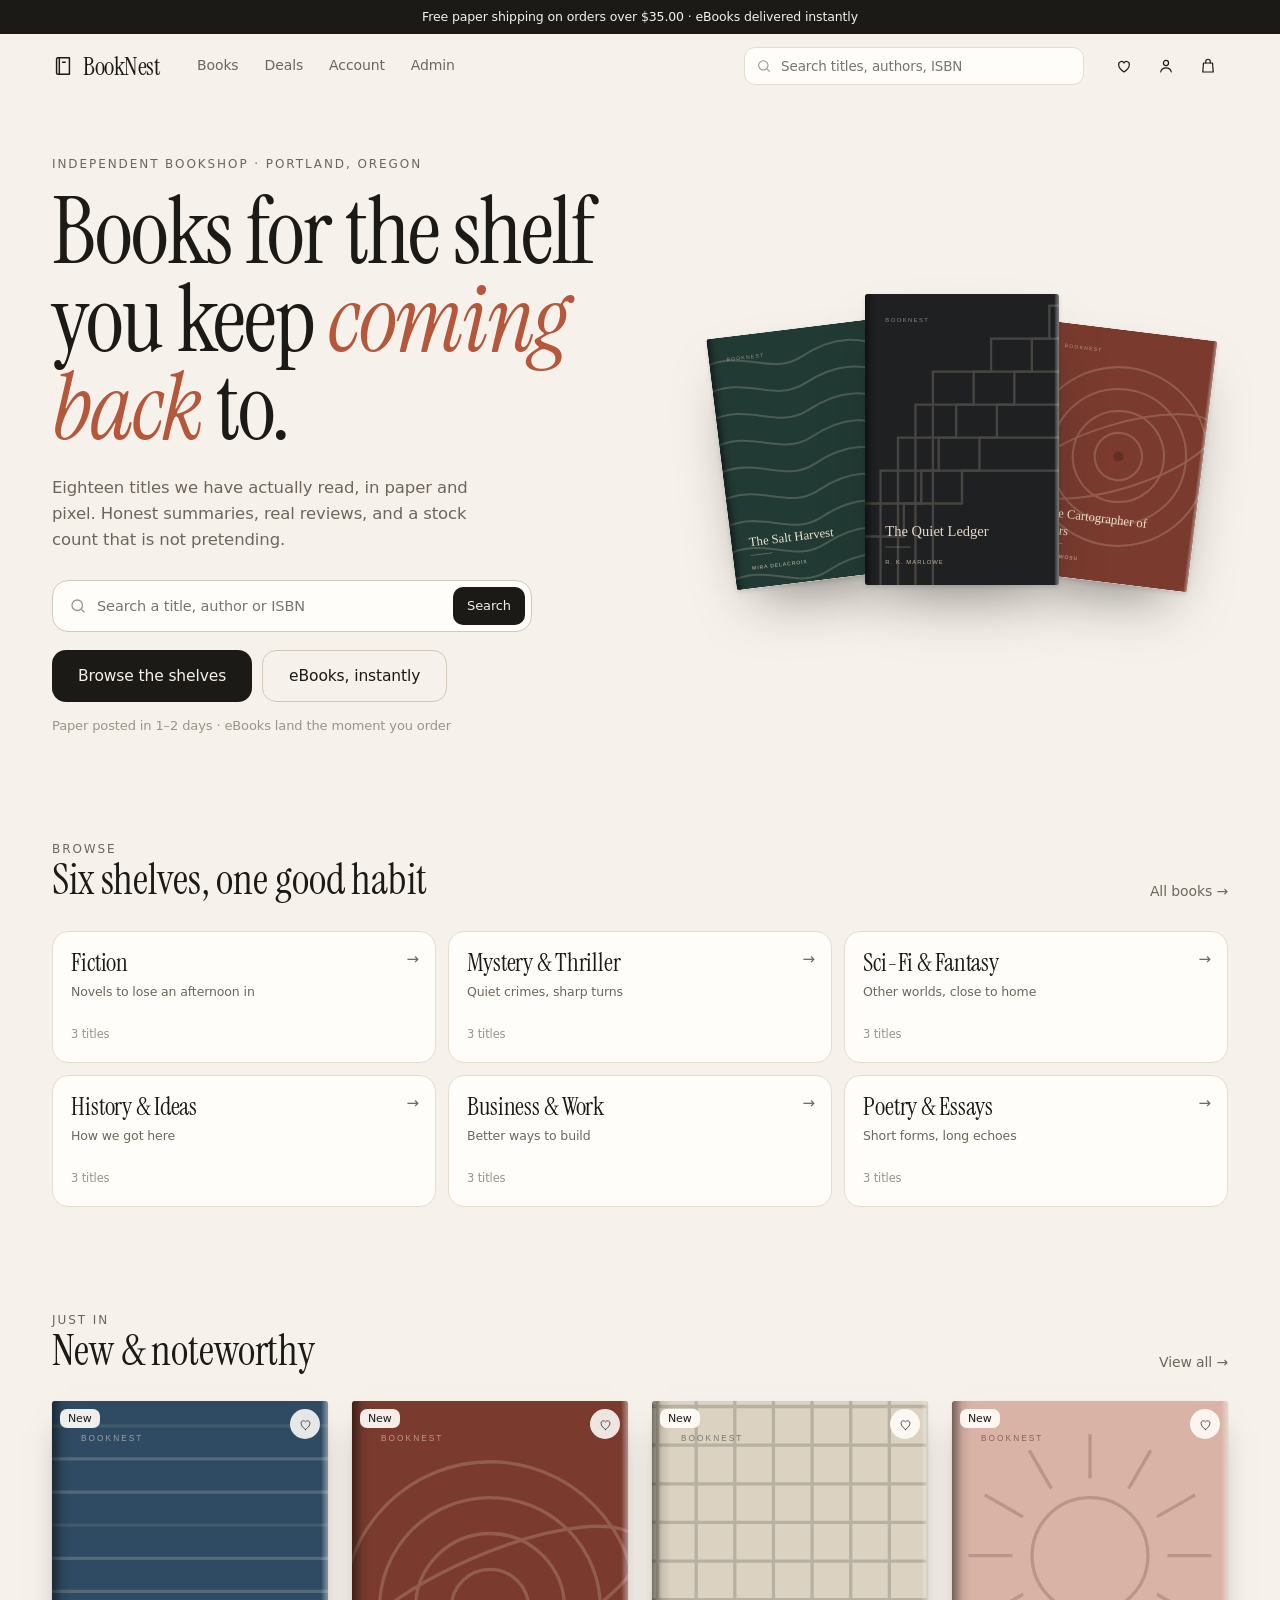
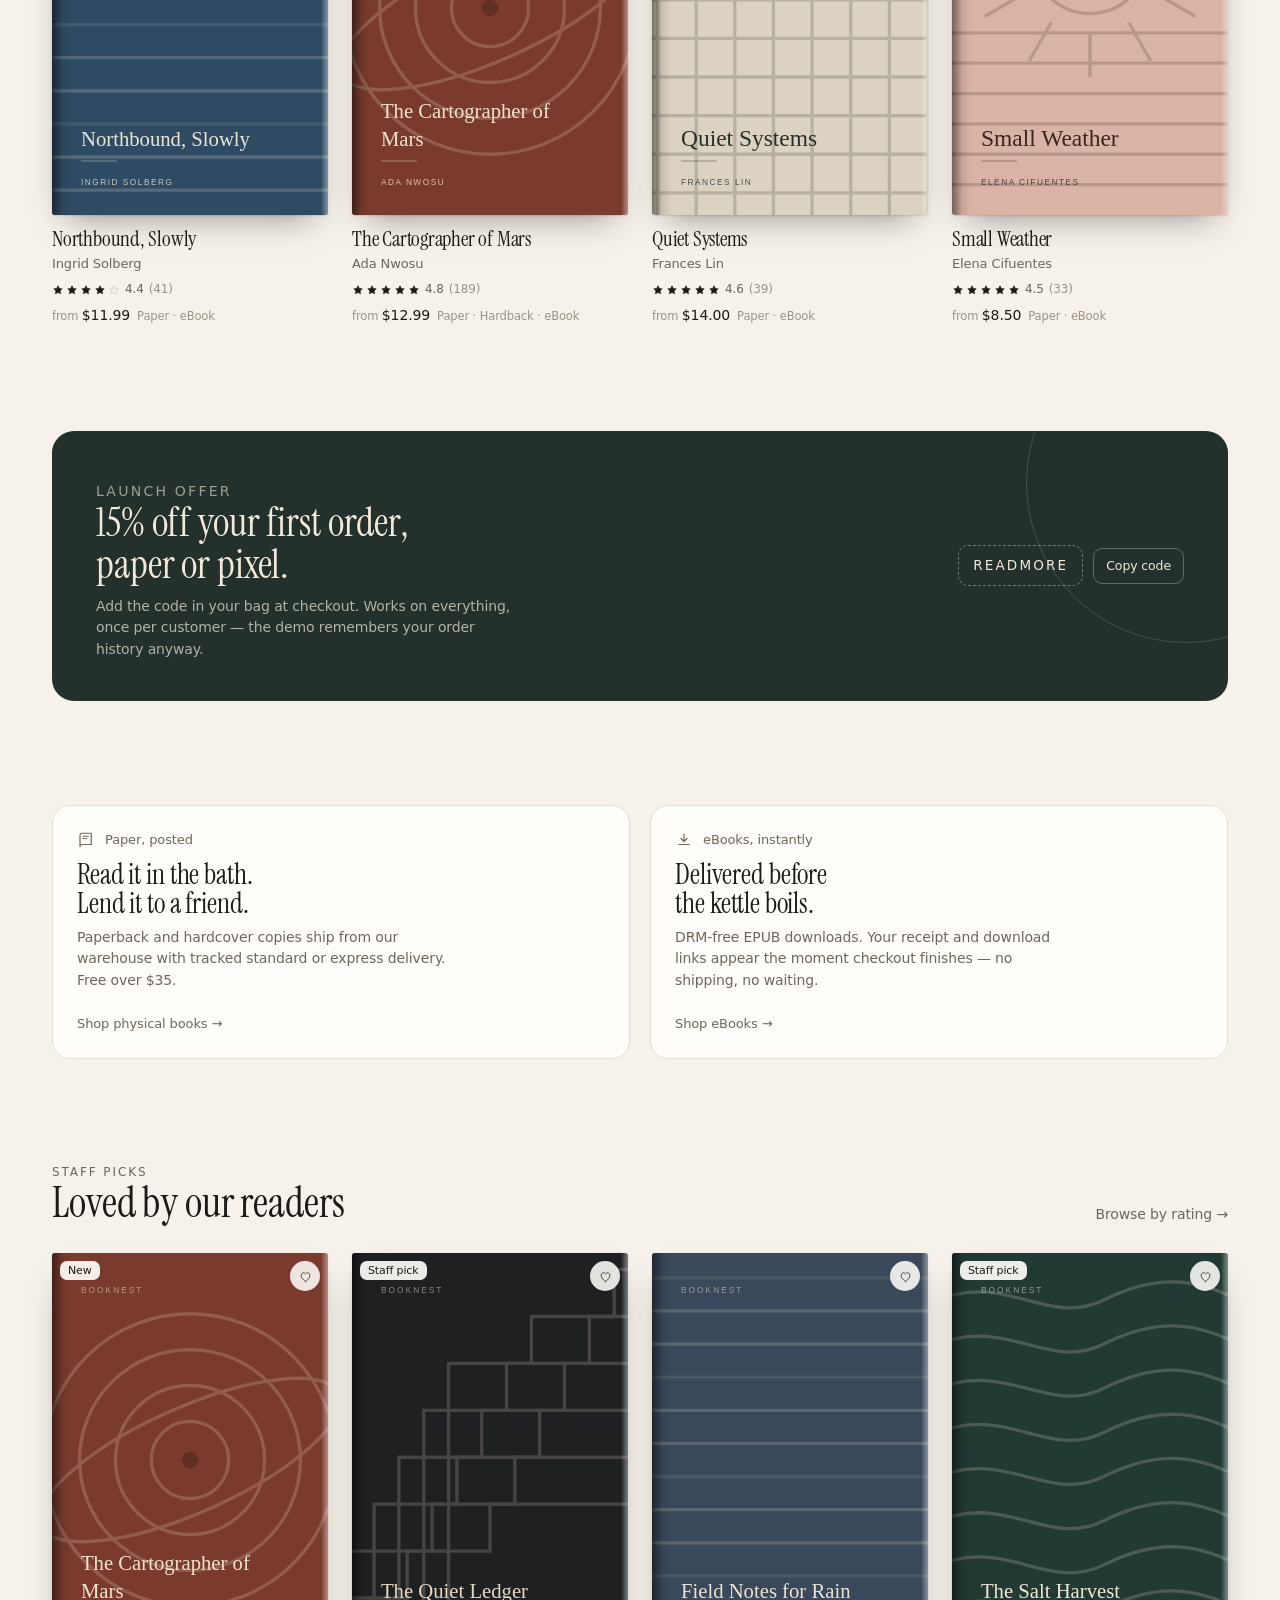
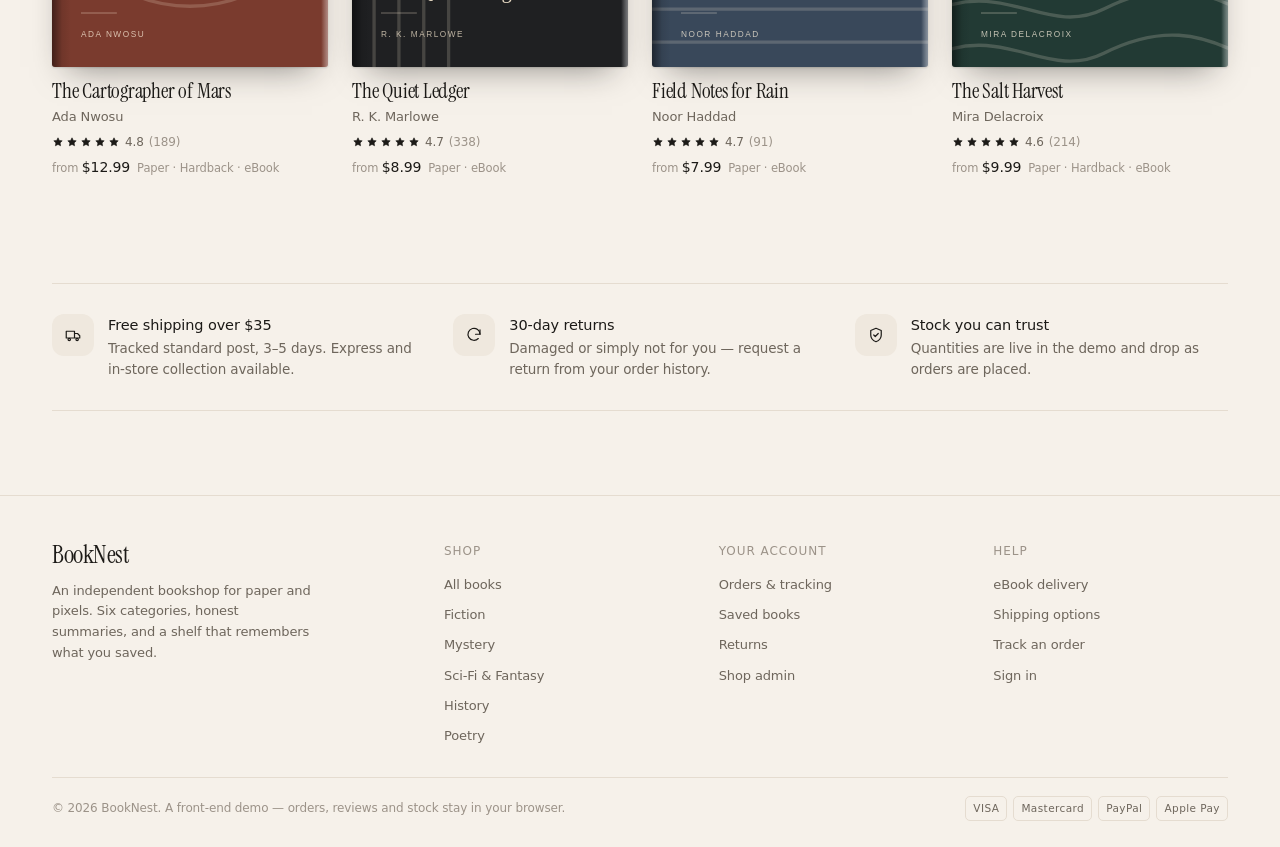
<file: index.html>
<!doctype html>
<html lang="en">
  <head>
    <meta charset="UTF-8" />
    <meta name="viewport" content="width=device-width, initial-scale=1" />
    <meta name="color-scheme" content="light" />
    <meta name="theme-color" content="#f6f1ea" />
    <title>BookNest — an independent bookshop</title>
    <meta name="description" content="BookNest is a small bookshop for paper and pixels: eighteen hand-picked titles, honest summaries, real reviews and instant eBooks." />
    <link rel="icon" href="data:image/svg+xml,%3Csvg xmlns='http://www.w3.org/2000/svg' viewBox='0 0 32 32'%3E%3Crect width='32' height='32' rx='7' fill='%231c1a17'/%3E%3Cpath d='M9 8h9a3 3 0 0 1 3 3v13H12a3 3 0 0 1-3-3z' fill='none' stroke='%23f6f1ea' stroke-width='1.6'/%3E%3Cpath d='M13 12h5M13 16h4' stroke='%23f6f1ea' stroke-width='1.4'/%3E%3C/svg%3E" />
    <link rel="stylesheet" href="src/styles.css" />
  </head>
  <body>
    <div id="site-header"></div>

    <main>
      <section class="hero">
        <div class="container hero-grid">
          <div>
            <p class="eyebrow">Independent bookshop · Portland, Oregon</p>
            <h1>Books for the shelf you keep <em class="serif-italic">coming back</em> to.</h1>
            <p class="lede">
              Eighteen titles we have actually read, in paper and pixel. Honest summaries, real reviews, and a stock count
              that is not pretending.
            </p>
            <form class="hero-search" action="books.html" role="search">
              <svg viewBox="0 0 24 24" fill="none" stroke="currentColor" stroke-width="1.7" stroke-linecap="round" aria-hidden="true">
                <circle cx="11" cy="11" r="7" /><path d="m20 20-3.2-3.2" />
              </svg>
              <input type="search" name="q" placeholder="Search a title, author or ISBN" aria-label="Search books" />
              <button class="btn btn--sm" type="submit" style="height:38px">Search</button>
            </form>
            <div class="hero-actions">
              <a class="btn btn--lg" href="books.html">Browse the shelves</a>
              <a class="btn btn--secondary btn--lg" href="books.html?format=ebook">eBooks, instantly</a>
            </div>
            <p class="small faint" style="margin-top:14px">Paper posted in 1–2 days · eBooks land the moment you order</p>
          </div>
          <div class="hero-covers" id="hero-covers" aria-label="Featured books"></div>
        </div>
      </section>

      <section class="section">
        <div class="container">
          <div class="section-head">
            <div>
              <p class="eyebrow">Browse</p>
              <h2>Six shelves, one good habit</h2>
            </div>
            <a class="section-link" href="books.html">All books →</a>
          </div>
          <div class="cat-grid" id="cat-grid"></div>
        </div>
      </section>

      <section class="section">
        <div class="container">
          <div class="section-head">
            <div>
              <p class="eyebrow">Just in</p>
              <h2>New &amp; noteworthy</h2>
            </div>
            <a class="section-link" href="books.html?sort=new">View all →</a>
          </div>
          <div class="book-grid cols-4" id="new-grid"></div>
        </div>
      </section>

      <section class="section">
        <div class="container">
          <div class="promo-band">
            <div>
              <p class="eyebrow" style="color:rgb(241 233 218 / 0.6)">Launch offer</p>
              <h2>15% off your first order,<br />paper or pixel.</h2>
              <p>Add the code in your bag at checkout. Works on everything, once per customer — the demo remembers your order history anyway.</p>
            </div>
            <div class="promo-code">
              <code id="promo-code">READMORE</code>
              <button type="button" id="copy-promo">Copy code</button>
            </div>
          </div>
        </div>
      </section>

      <section class="section">
        <div class="container">
          <div class="split">
            <a class="format-card" href="books.html?format=paper">
              <div>
                <span class="row" style="color:var(--muted);font-size:13px">
                  <svg class="icon" viewBox="0 0 24 24" fill="none" stroke="currentColor" stroke-width="1.6" stroke-linecap="round" stroke-linejoin="round" aria-hidden="true"><path d="M4 5.5A2.5 2.5 0 0 1 6.5 3H19v15H6.5A2.5 2.5 0 0 0 4 20.5z"/><path d="M8 7h7M8 10h5"/></svg>
                  Paper, posted
                </span>
                <h3 style="margin-top:10px">Read it in the bath.<br />Lend it to a friend.</h3>
                <p>Paperback and hardcover copies ship from our warehouse with tracked standard or express delivery. Free over $35.</p>
              </div>
              <span class="row" style="font-size:13px">Shop physical books →</span>
            </a>
            <a class="format-card" href="books.html?format=ebook">
              <div>
                <span class="row" style="color:var(--muted);font-size:13px">
                  <svg class="icon" viewBox="0 0 24 24" fill="none" stroke="currentColor" stroke-width="1.6" stroke-linecap="round" stroke-linejoin="round" aria-hidden="true"><path d="M12 4v10M8 10l4 4 4-4"/><path d="M5 18h14"/></svg>
                  eBooks, instantly
                </span>
                <h3 style="margin-top:10px">Delivered before<br />the kettle boils.</h3>
                <p>DRM-free EPUB downloads. Your receipt and download links appear the moment checkout finishes — no shipping, no waiting.</p>
              </div>
              <span class="row" style="font-size:13px">Shop eBooks →</span>
            </a>
          </div>
        </div>
      </section>

      <section class="section">
        <div class="container">
          <div class="section-head">
            <div>
              <p class="eyebrow">Staff picks</p>
              <h2>Loved by our readers</h2>
            </div>
            <a class="section-link" href="books.html?sort=rating">Browse by rating →</a>
          </div>
          <div class="book-grid cols-4" id="top-grid"></div>
        </div>
      </section>

      <section class="section">
        <div class="container">
          <div class="promise-row">
            <div class="promise">
              <span class="promise-icon">
                <svg class="icon" viewBox="0 0 24 24" fill="none" stroke="currentColor" stroke-width="1.6" stroke-linecap="round" stroke-linejoin="round" aria-hidden="true"><path d="M3 7h11v9H3zM14 10h4l3 3v3h-7z"/><circle cx="7" cy="18" r="1.6"/><circle cx="17.5" cy="18" r="1.6"/></svg>
              </span>
              <div><strong>Free shipping over $35</strong><p>Tracked standard post, 3–5 days. Express and in-store collection available.</p></div>
            </div>
            <div class="promise">
              <span class="promise-icon">
                <svg class="icon" viewBox="0 0 24 24" fill="none" stroke="currentColor" stroke-width="1.6" stroke-linecap="round" stroke-linejoin="round" aria-hidden="true"><path d="M20 11a8 8 0 1 0-2.3 5.7"/><path d="M20 5v6h-6"/></svg>
              </span>
              <div><strong>30-day returns</strong><p>Damaged or simply not for you — request a return from your order history.</p></div>
            </div>
            <div class="promise">
              <span class="promise-icon">
                <svg class="icon" viewBox="0 0 24 24" fill="none" stroke="currentColor" stroke-width="1.6" stroke-linecap="round" stroke-linejoin="round" aria-hidden="true"><path d="M12 3l7 3v6c0 4.2-2.9 7.5-7 9-4.1-1.5-7-4.8-7-9V6l7-3Z"/><path d="m9 12 2 2 4-4"/></svg>
              </span>
              <div><strong>Stock you can trust</strong><p>Quantities are live in the demo and drop as orders are placed.</p></div>
            </div>
          </div>
        </div>
      </section>
    </main>

    <div id="site-footer"></div>
    <script type="module" src="src/pages/home.js"></script>
  </body>
</html>
</file>
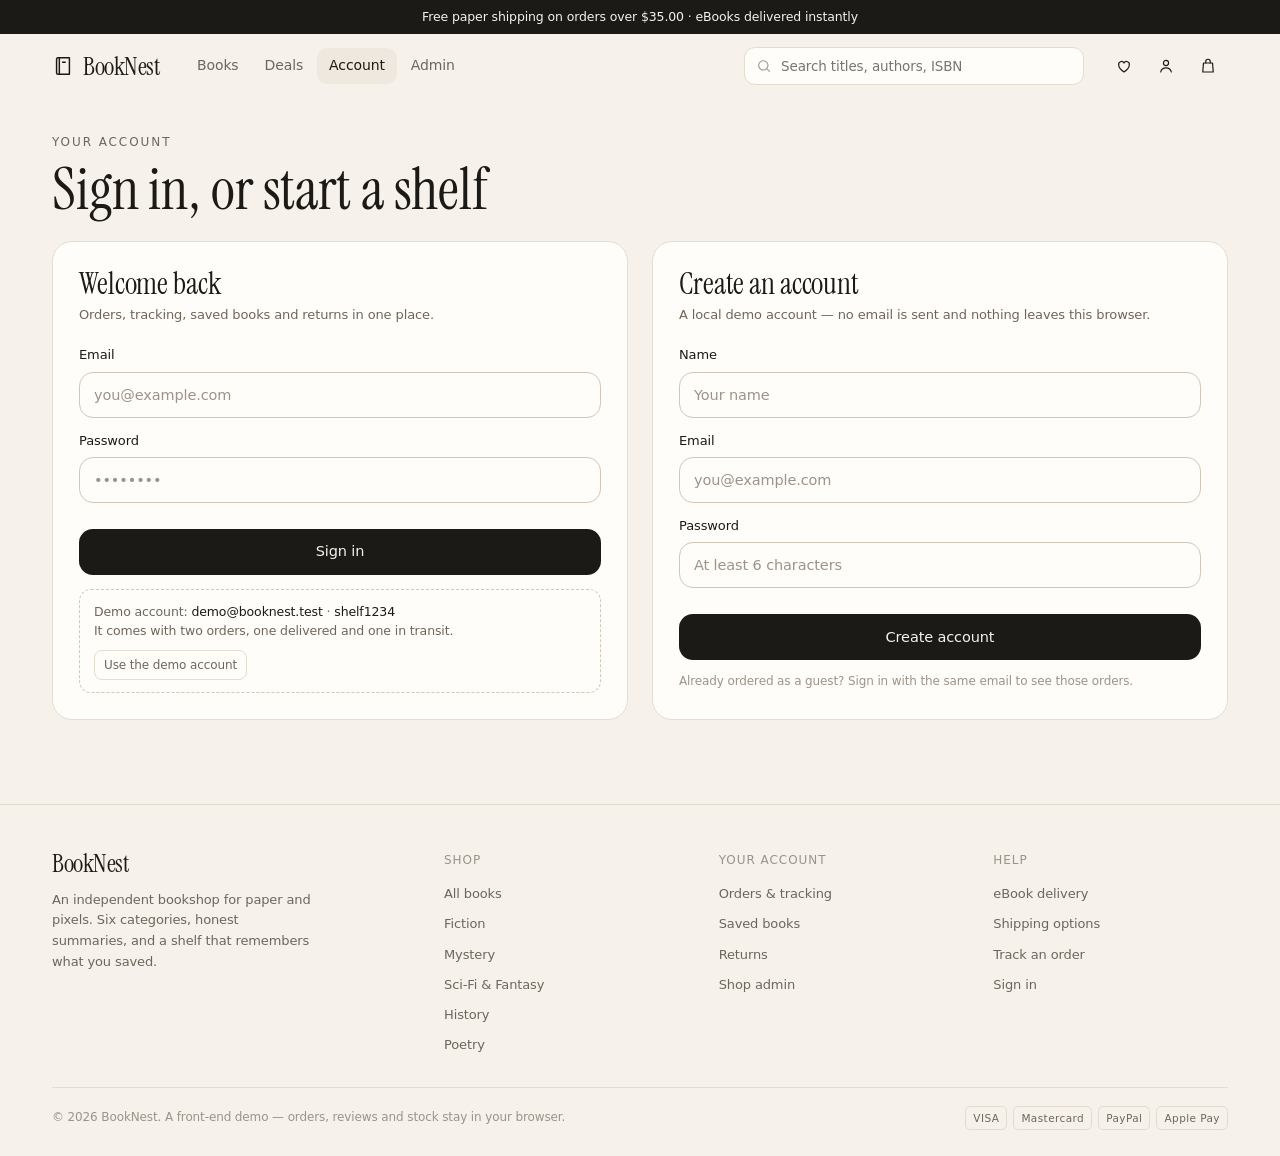
<file: account.html>
<!doctype html>
<html lang="en">
  <head>
    <meta charset="UTF-8" />
    <meta name="viewport" content="width=device-width, initial-scale=1" />
    <meta name="color-scheme" content="light" />
    <meta name="theme-color" content="#f6f1ea" />
    <title>Your account — BookNest</title>
    <meta name="description" content="Sign in to BookNest for order history, tracked deliveries, saved books and returns." />
    <link rel="icon" href="data:image/svg+xml,%3Csvg xmlns='http://www.w3.org/2000/svg' viewBox='0 0 32 32'%3E%3Crect width='32' height='32' rx='7' fill='%231c1a17'/%3E%3Cpath d='M9 8h9a3 3 0 0 1 3 3v13H12a3 3 0 0 1-3-3z' fill='none' stroke='%23f6f1ea' stroke-width='1.6'/%3E%3Cpath d='M13 12h5M13 16h4' stroke='%23f6f1ea' stroke-width='1.4'/%3E%3C/svg%3E" />
    <link rel="stylesheet" href="src/styles.css" />
  </head>
  <body>
    <div id="site-header"></div>
    <main class="container" id="page"></main>
    <div id="site-footer"></div>
    <script type="module" src="src/pages/account.js"></script>
  </body>
</html>
</file>
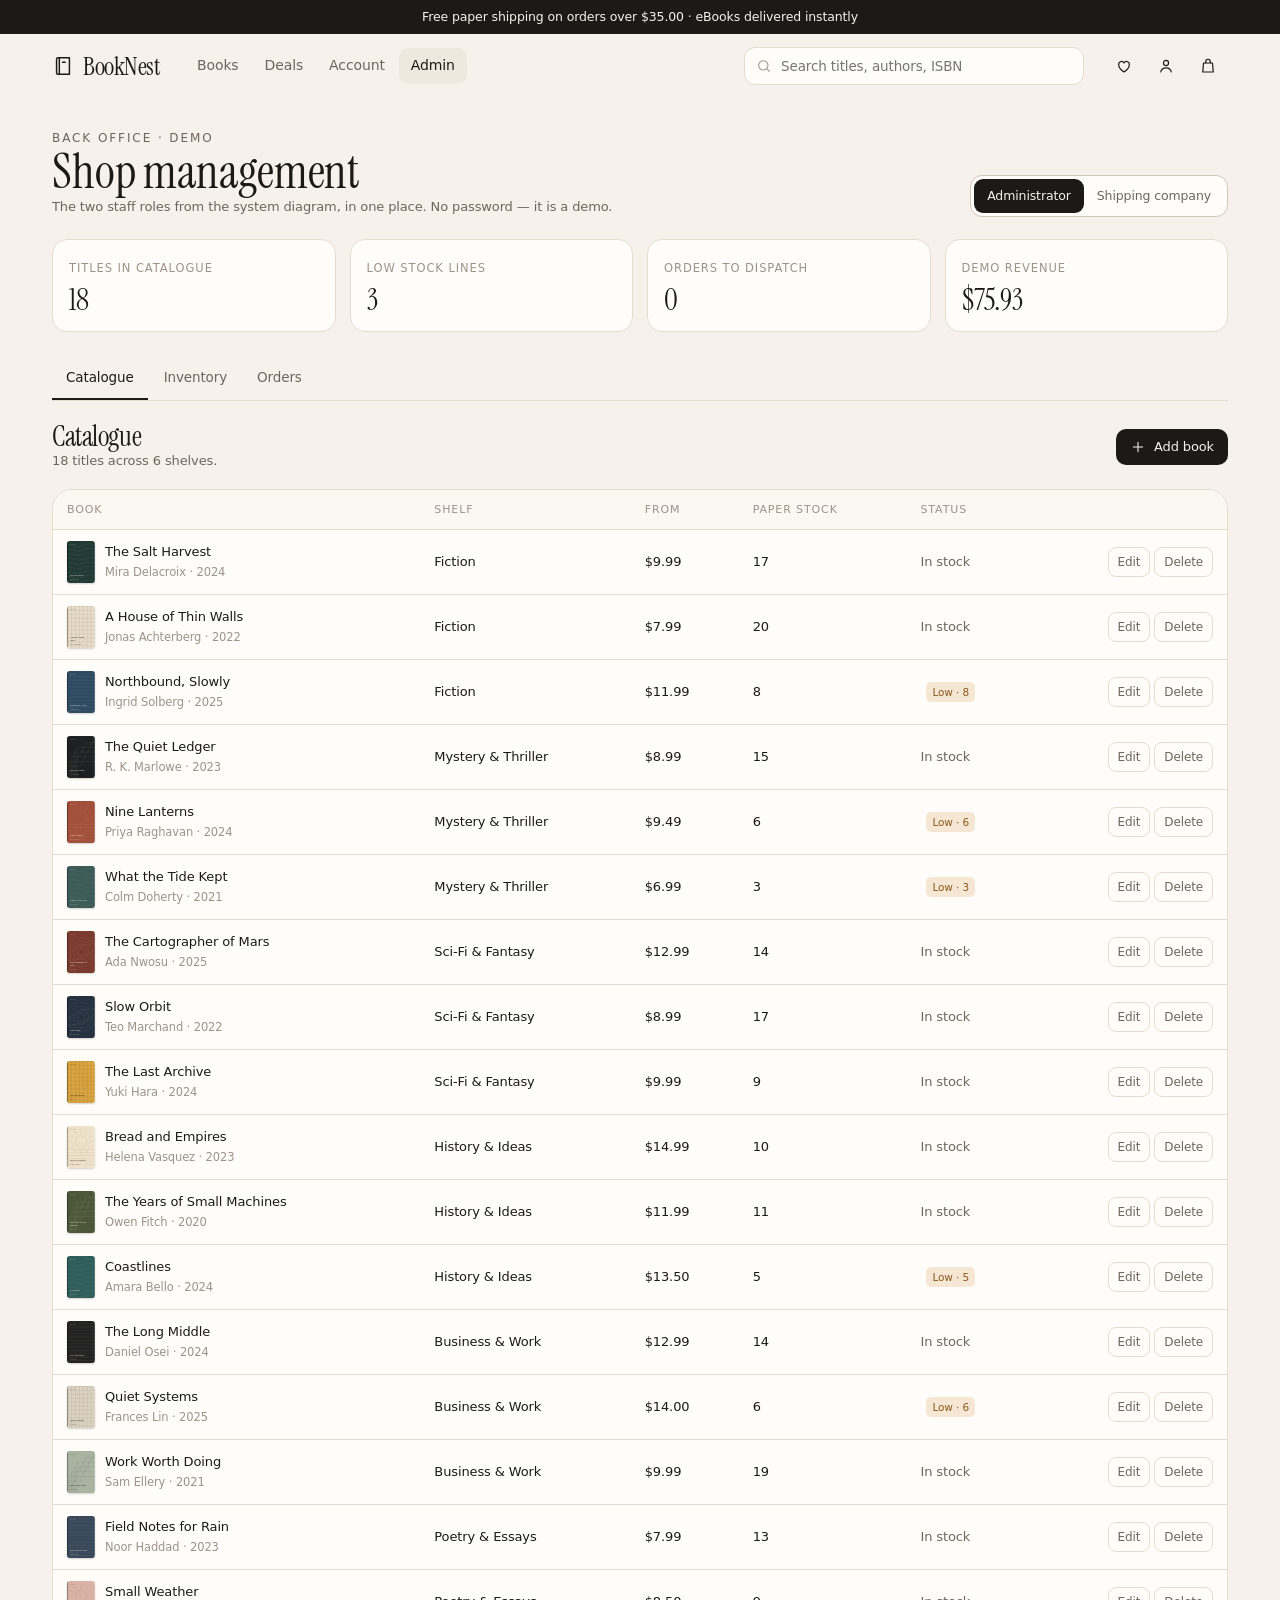
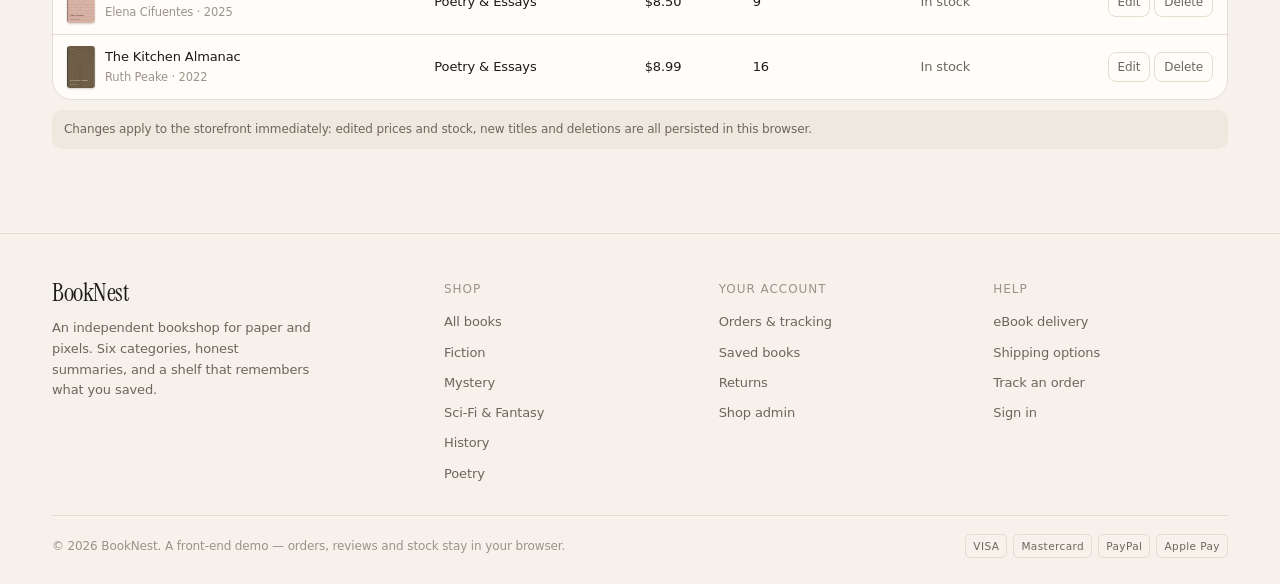
<file: admin.html>
<!doctype html>
<html lang="en">
  <head>
    <meta charset="UTF-8" />
    <meta name="viewport" content="width=device-width, initial-scale=1" />
    <meta name="color-scheme" content="light" />
    <meta name="theme-color" content="#f6f1ea" />
    <title>Shop admin — BookNest</title>
    <meta name="description" content="Manage the BookNest catalogue, inventory, orders and carrier delivery updates." />
    <link rel="icon" href="data:image/svg+xml,%3Csvg xmlns='http://www.w3.org/2000/svg' viewBox='0 0 32 32'%3E%3Crect width='32' height='32' rx='7' fill='%231c1a17'/%3E%3Cpath d='M9 8h9a3 3 0 0 1 3 3v13H12a3 3 0 0 1-3-3z' fill='none' stroke='%23f6f1ea' stroke-width='1.6'/%3E%3Cpath d='M13 12h5M13 16h4' stroke='%23f6f1ea' stroke-width='1.4'/%3E%3C/svg%3E" />
    <link rel="stylesheet" href="src/styles.css" />
  </head>
  <body>
    <div id="site-header"></div>
    <main class="container" id="page"></main>
    <div id="site-footer"></div>
    <script type="module" src="src/pages/admin.js"></script>
  </body>
</html>
</file>
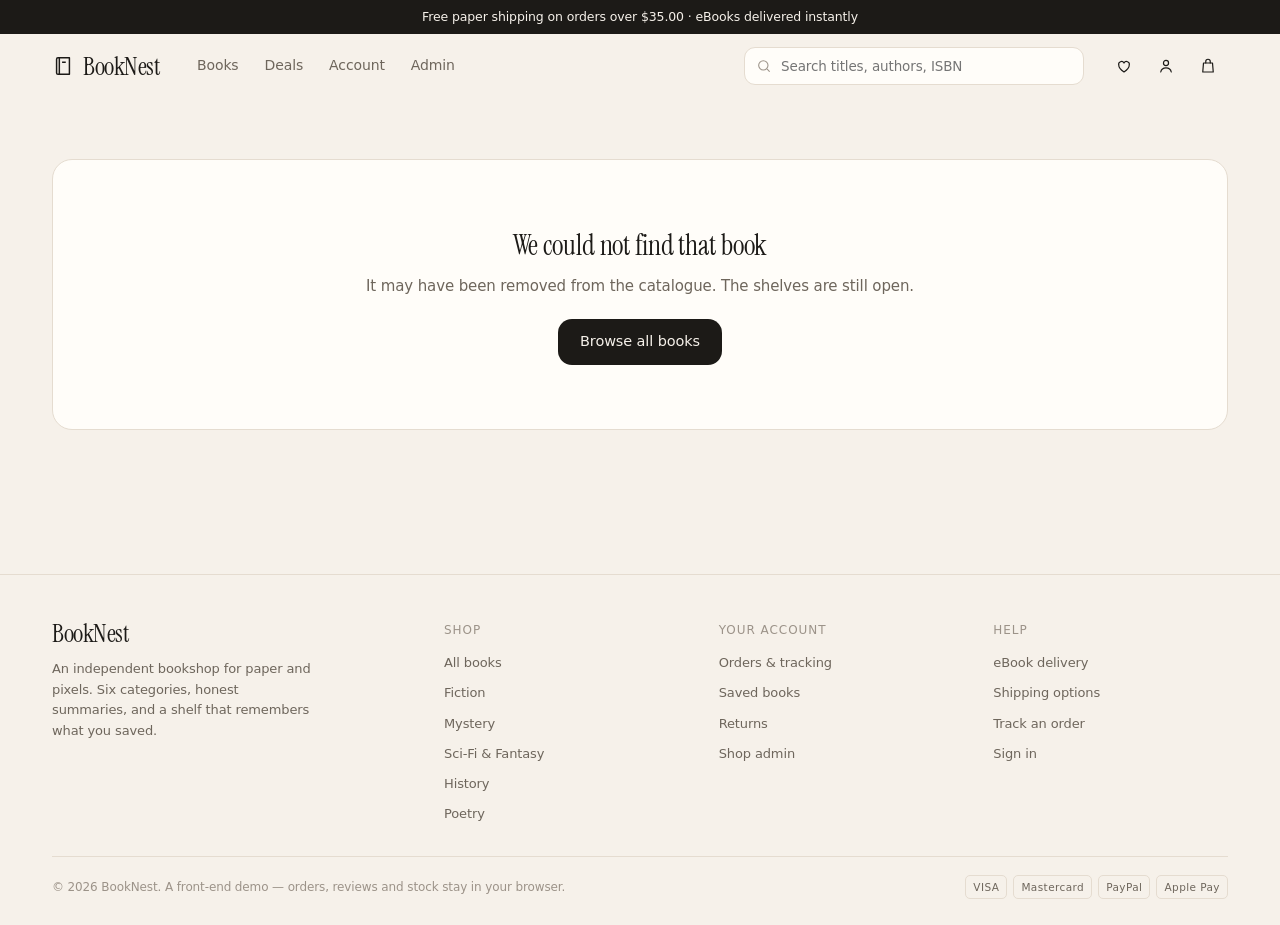
<file: book.html>
<!doctype html>
<html lang="en">
  <head>
    <meta charset="UTF-8" />
    <meta name="viewport" content="width=device-width, initial-scale=1" />
    <meta name="color-scheme" content="light" />
    <meta name="theme-color" content="#f6f1ea" />
    <title>Book details — BookNest</title>
    <meta name="description" content="Summary, formats, stock, ratings and reviews for this BookNest title." />
    <link rel="icon" href="data:image/svg+xml,%3Csvg xmlns='http://www.w3.org/2000/svg' viewBox='0 0 32 32'%3E%3Crect width='32' height='32' rx='7' fill='%231c1a17'/%3E%3Cpath d='M9 8h9a3 3 0 0 1 3 3v13H12a3 3 0 0 1-3-3z' fill='none' stroke='%23f6f1ea' stroke-width='1.6'/%3E%3Cpath d='M13 12h5M13 16h4' stroke='%23f6f1ea' stroke-width='1.4'/%3E%3C/svg%3E" />
    <link rel="stylesheet" href="src/styles.css" />
  </head>
  <body>
    <div id="site-header"></div>
    <main class="container" id="page"></main>
    <div id="site-footer"></div>
    <script type="module" src="src/pages/book.js"></script>
  </body>
</html>
</file>
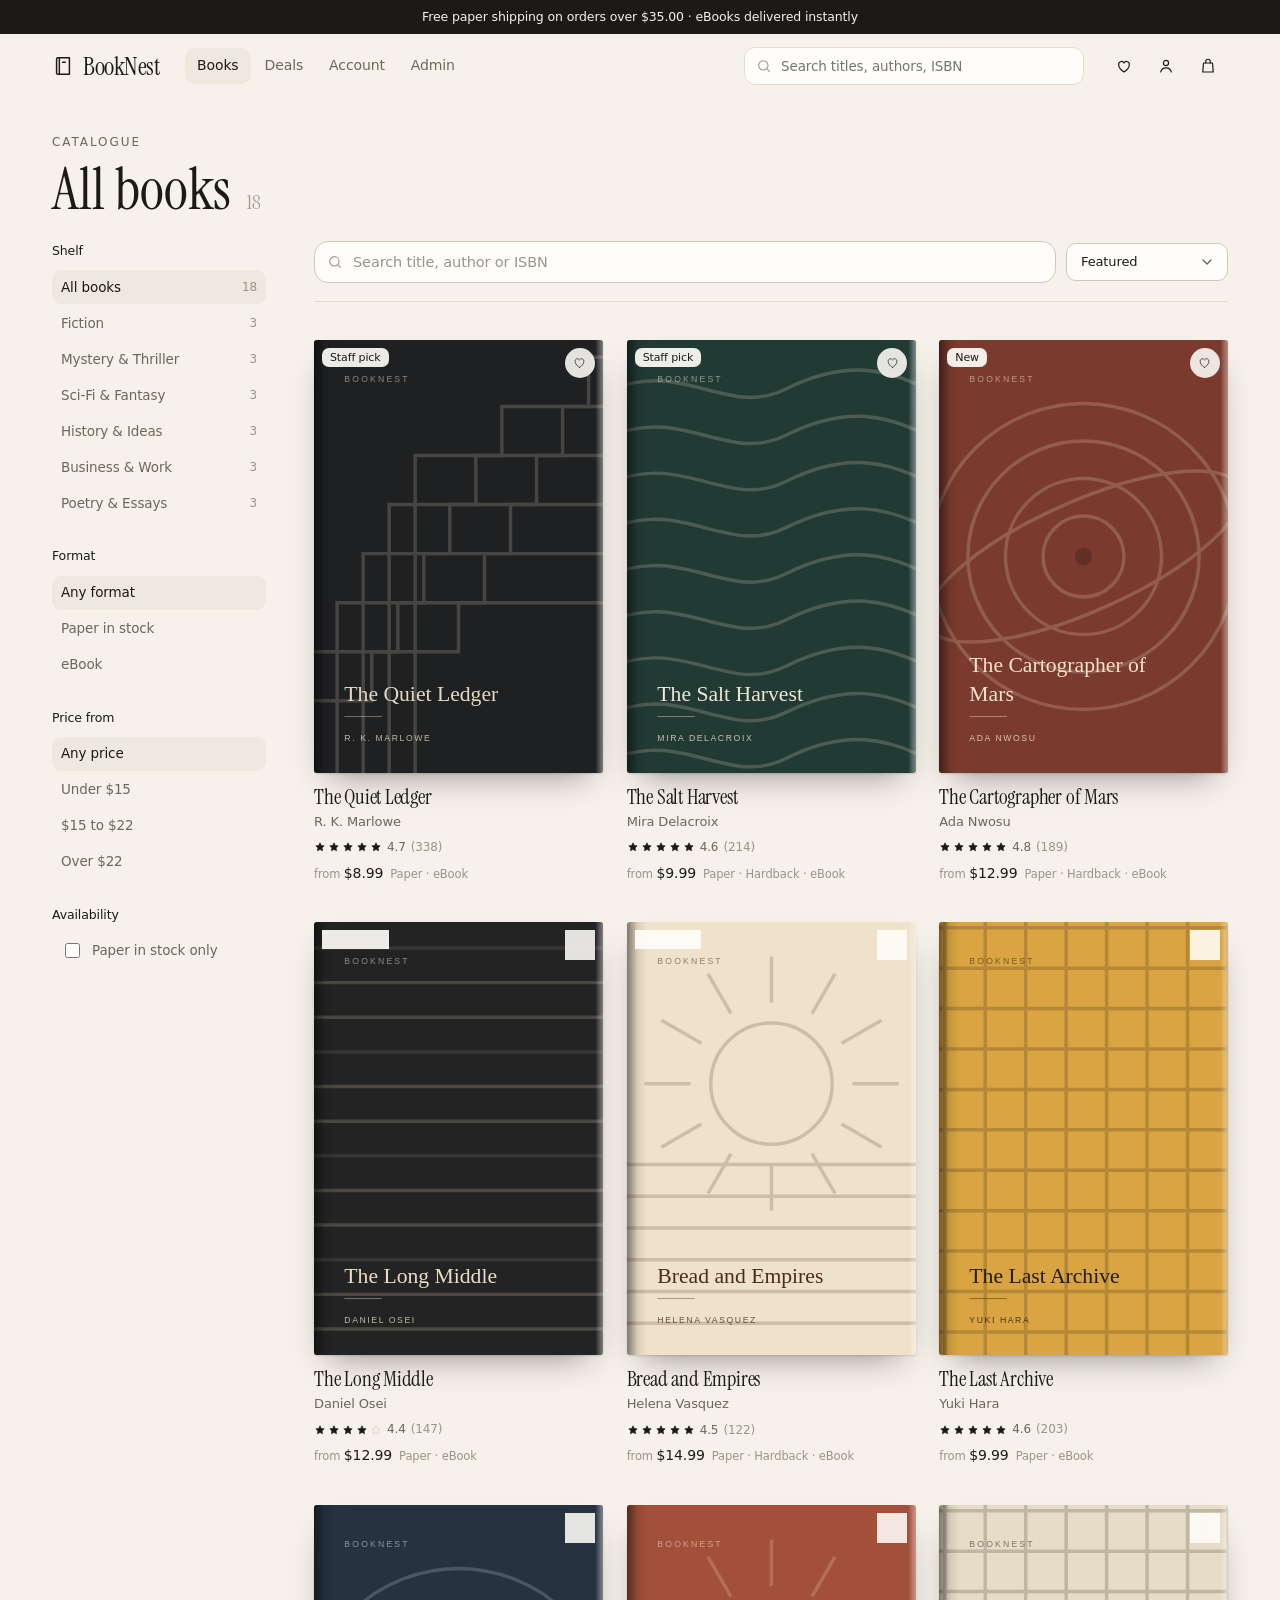
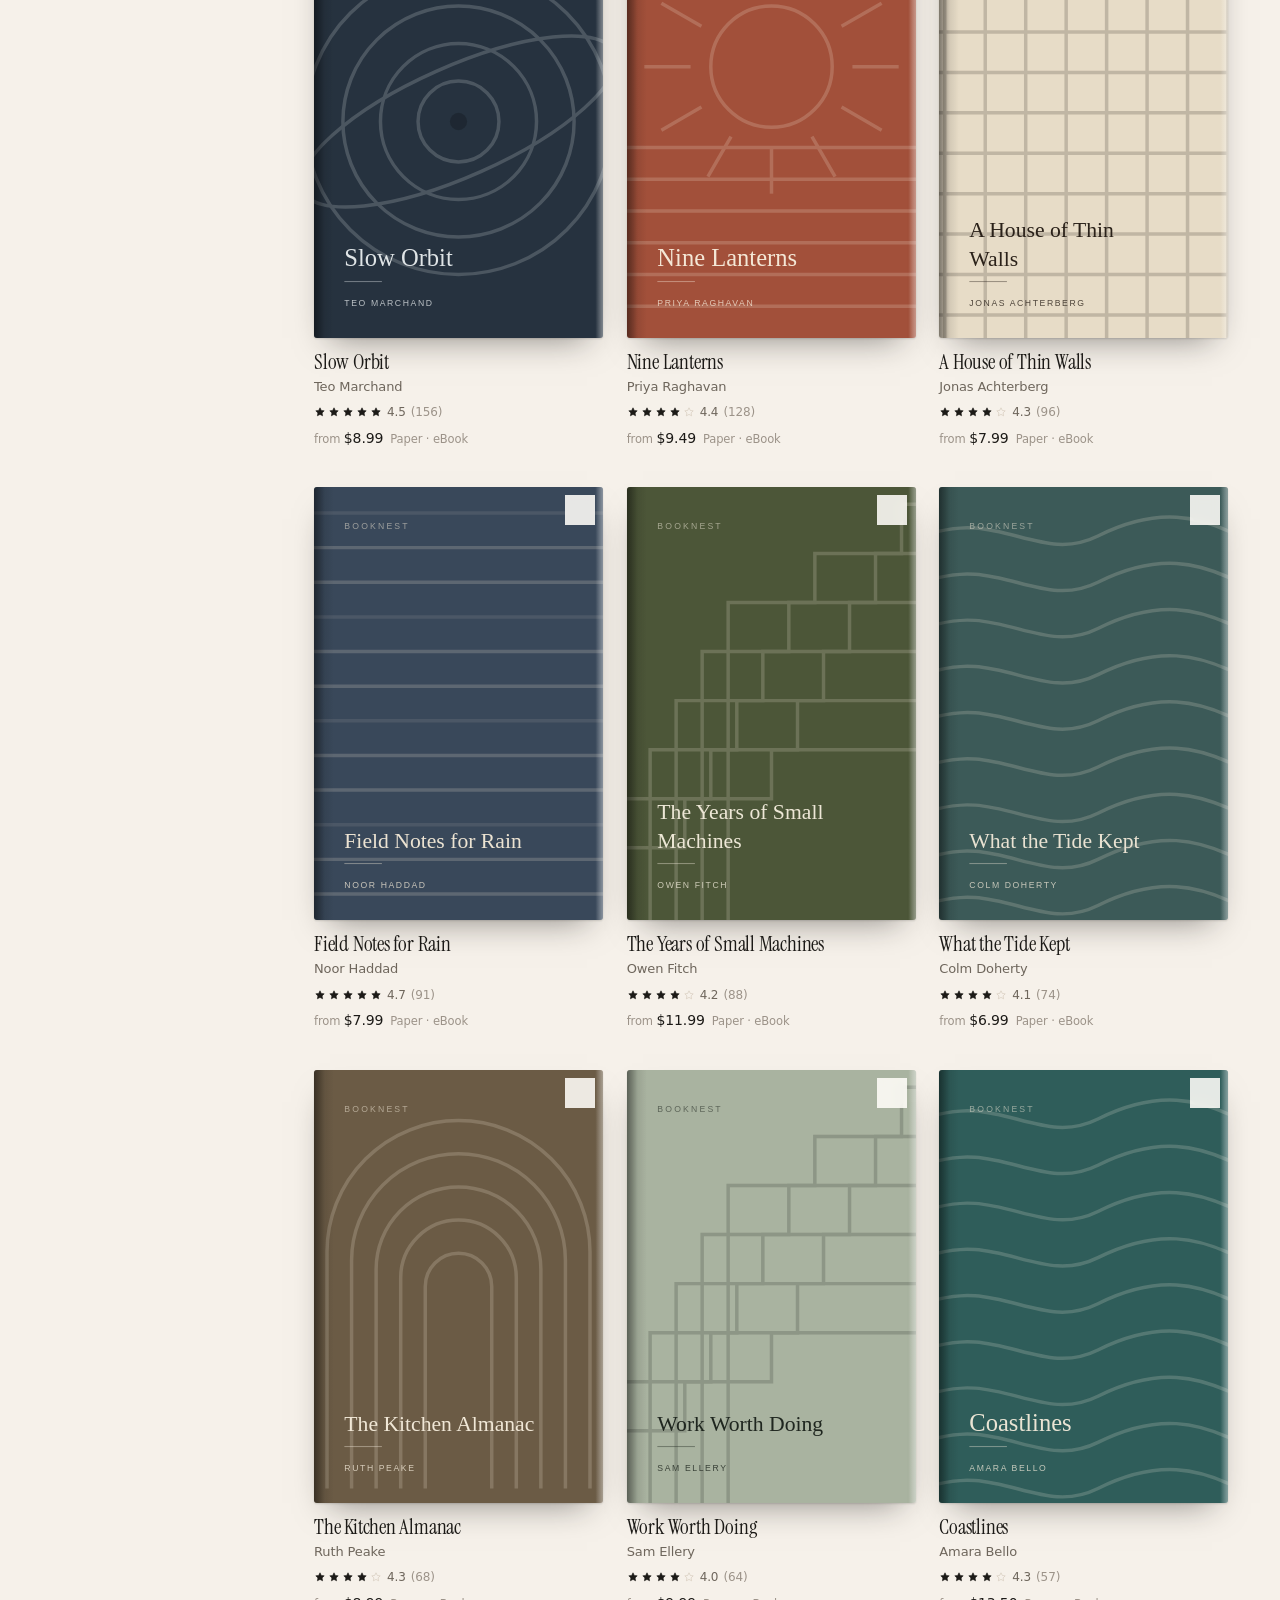
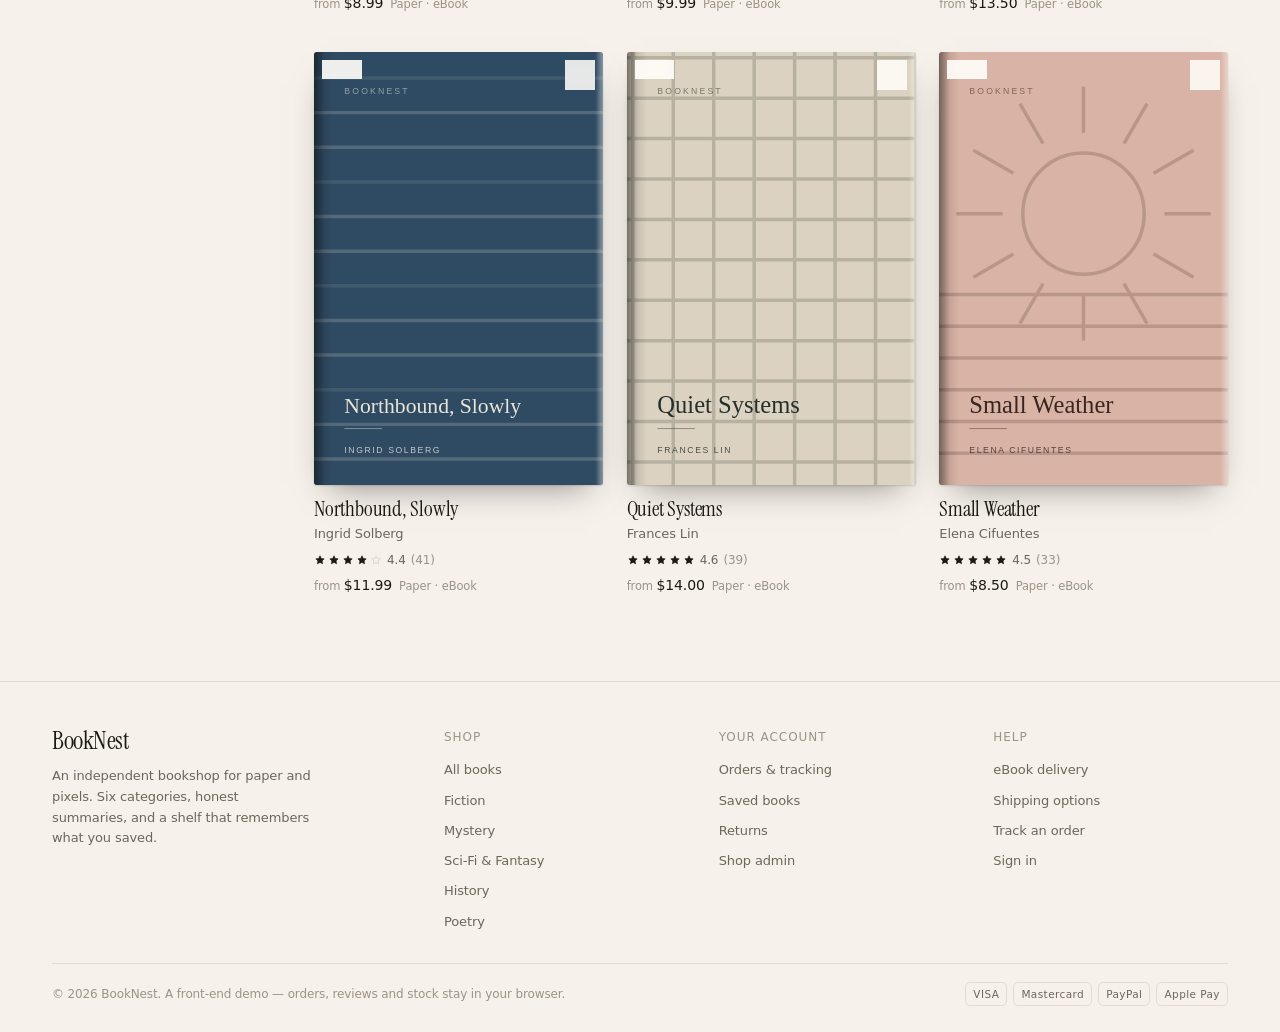
<file: books.html>
<!doctype html>
<html lang="en">
  <head>
    <meta charset="UTF-8" />
    <meta name="viewport" content="width=device-width, initial-scale=1" />
    <meta name="color-scheme" content="light" />
    <meta name="theme-color" content="#f6f1ea" />
    <title>All books — BookNest</title>
    <meta name="description" content="Browse the BookNest catalogue by shelf, format, price and rating. Search by title, author or ISBN." />
    <link rel="icon" href="data:image/svg+xml,%3Csvg xmlns='http://www.w3.org/2000/svg' viewBox='0 0 32 32'%3E%3Crect width='32' height='32' rx='7' fill='%231c1a17'/%3E%3Cpath d='M9 8h9a3 3 0 0 1 3 3v13H12a3 3 0 0 1-3-3z' fill='none' stroke='%23f6f1ea' stroke-width='1.6'/%3E%3Cpath d='M13 12h5M13 16h4' stroke='%23f6f1ea' stroke-width='1.4'/%3E%3C/svg%3E" />
    <link rel="stylesheet" href="src/styles.css" />
  </head>
  <body>
    <div id="site-header"></div>

    <main class="container">
      <div class="page-head">
        <p class="eyebrow" id="page-eyebrow">Catalogue</p>
        <h1 id="page-title">All books <span class="count" id="page-count"></span></h1>
      </div>

      <div class="catalog-wrap">
        <aside class="filters" id="filters" aria-label="Filters"></aside>
        <div>
          <div class="catalog-toolbar">
            <form class="catalog-search" role="search" id="search-form">
              <svg viewBox="0 0 24 24" fill="none" stroke="currentColor" stroke-width="1.7" stroke-linecap="round" aria-hidden="true">
                <circle cx="11" cy="11" r="7" /><path d="m20 20-3.2-3.2" />
              </svg>
              <input class="input" type="search" name="q" id="search-input" placeholder="Search title, author or ISBN" aria-label="Search books" />
            </form>
            <button class="btn btn--secondary btn--sm mobile-filter-btn" type="button" id="open-filters">
              <svg class="icon" viewBox="0 0 24 24" fill="none" stroke="currentColor" stroke-width="1.6" stroke-linecap="round" aria-hidden="true"><path d="M4 6h16M7 12h10M10 18h4"/></svg>
              Filters
            </button>
            <select class="select select--sm" id="sort" style="width:auto" aria-label="Sort books">
              <option value="featured">Featured</option>
              <option value="new">Newest</option>
              <option value="price-asc">Price, low to high</option>
              <option value="price-desc">Price, high to low</option>
              <option value="rating">Highest rated</option>
            </select>
          </div>
          <div class="active-chips" id="chips"></div>
          <div id="results"></div>
        </div>
      </div>
    </main>

    <div id="site-footer"></div>
    <div class="drawer-backdrop" id="filter-backdrop"></div>
    <div class="filter-panel" id="filter-panel" aria-label="Filters"></div>
    <script type="module" src="src/pages/books.js"></script>
  </body>
</html>
</file>
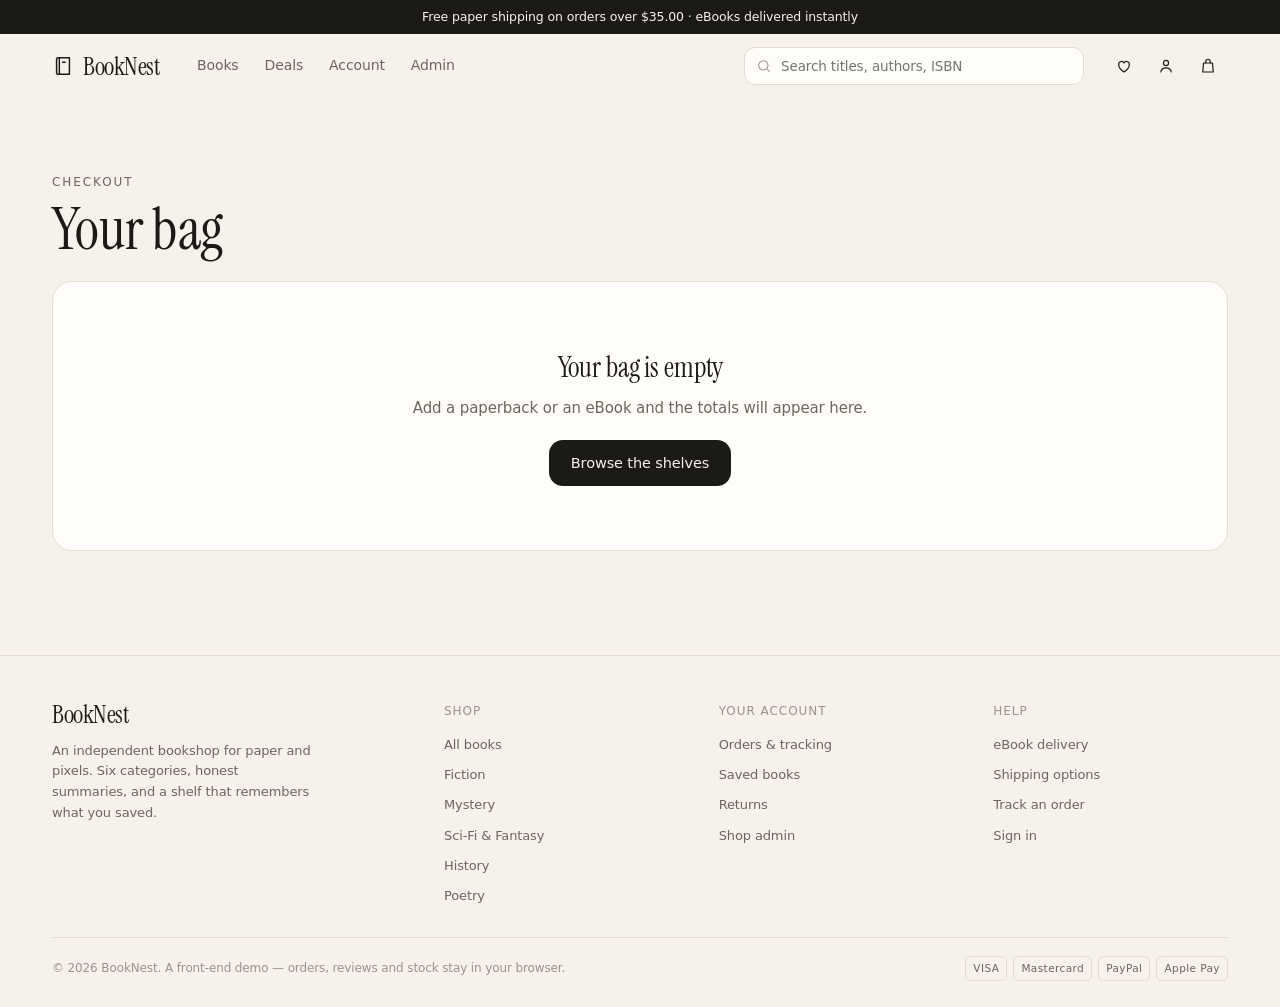
<file: checkout.html>
<!doctype html>
<html lang="en">
  <head>
    <meta charset="UTF-8" />
    <meta name="viewport" content="width=device-width, initial-scale=1" />
    <meta name="color-scheme" content="light" />
    <meta name="theme-color" content="#f6f1ea" />
    <title>Checkout — BookNest</title>
    <meta name="description" content="Review your bag, choose shipping and payment, apply a discount code and place a demo order." />
    <link rel="icon" href="data:image/svg+xml,%3Csvg xmlns='http://www.w3.org/2000/svg' viewBox='0 0 32 32'%3E%3Crect width='32' height='32' rx='7' fill='%231c1a17'/%3E%3Cpath d='M9 8h9a3 3 0 0 1 3 3v13H12a3 3 0 0 1-3-3z' fill='none' stroke='%23f6f1ea' stroke-width='1.6'/%3E%3Cpath d='M13 12h5M13 16h4' stroke='%23f6f1ea' stroke-width='1.4'/%3E%3C/svg%3E" />
    <link rel="stylesheet" href="src/styles.css" />
  </head>
  <body>
    <div id="site-header"></div>
    <main class="container" id="page"></main>
    <div id="site-footer"></div>
    <script type="module" src="src/pages/checkout.js"></script>
  </body>
</html>
</file>
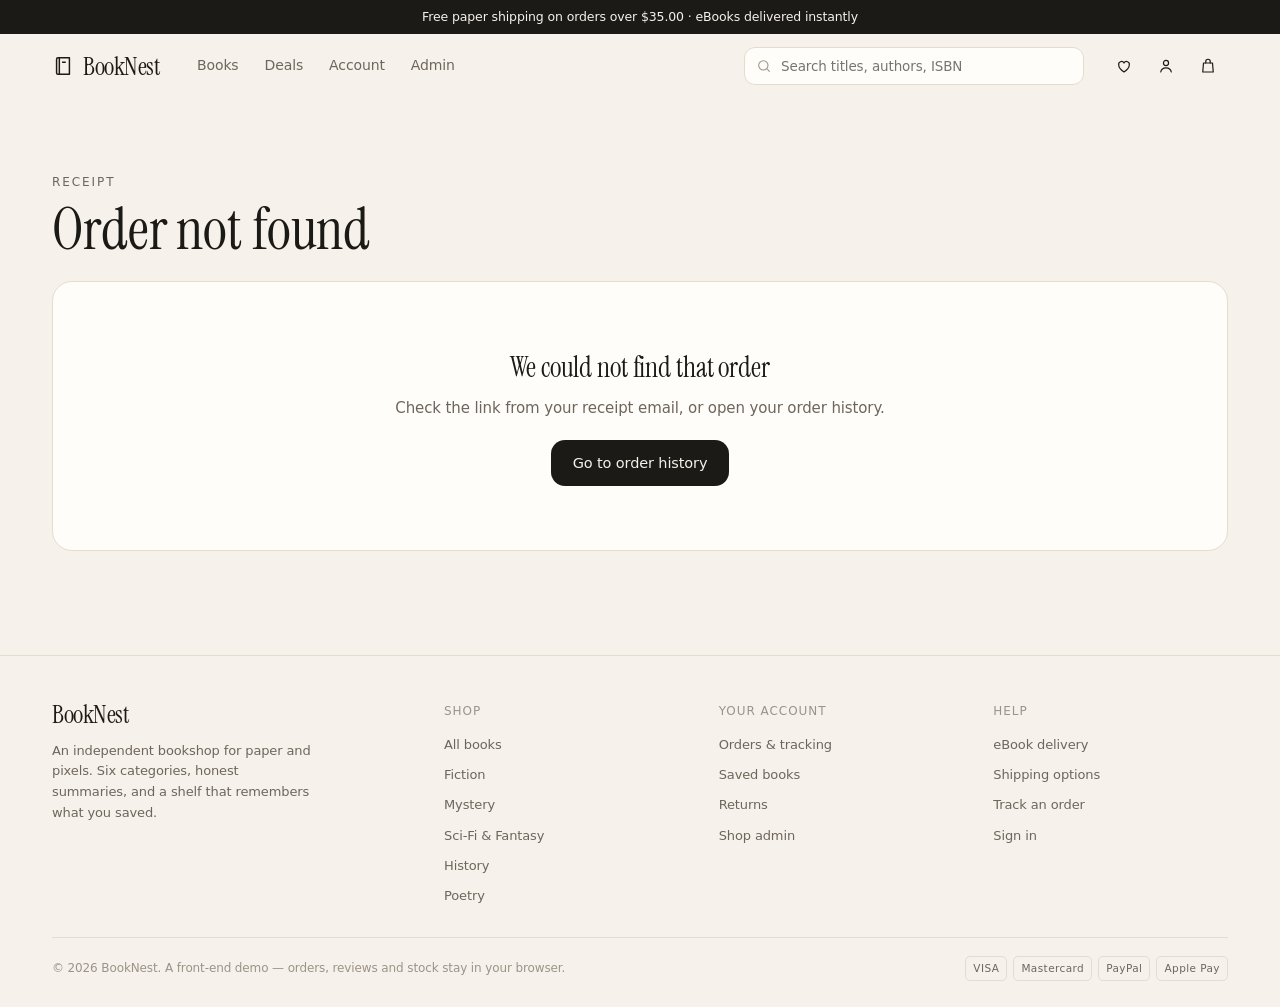
<file: order.html>
<!doctype html>
<html lang="en">
  <head>
    <meta charset="UTF-8" />
    <meta name="viewport" content="width=device-width, initial-scale=1" />
    <meta name="color-scheme" content="light" />
    <meta name="theme-color" content="#f6f1ea" />
    <title>Purchase receipt — BookNest</title>
    <meta name="description" content="Your BookNest purchase receipt, invoice and delivery tracking." />
    <link rel="icon" href="data:image/svg+xml,%3Csvg xmlns='http://www.w3.org/2000/svg' viewBox='0 0 32 32'%3E%3Crect width='32' height='32' rx='7' fill='%231c1a17'/%3E%3Cpath d='M9 8h9a3 3 0 0 1 3 3v13H12a3 3 0 0 1-3-3z' fill='none' stroke='%23f6f1ea' stroke-width='1.6'/%3E%3Cpath d='M13 12h5M13 16h4' stroke='%23f6f1ea' stroke-width='1.4'/%3E%3C/svg%3E" />
    <link rel="stylesheet" href="src/styles.css" />
  </head>
  <body>
    <div id="site-header"></div>
    <main class="container" id="page"></main>
    <div id="site-footer"></div>
    <script type="module" src="src/pages/order.js"></script>
  </body>
</html>
</file>
<file: src/styles.css>
/* Instrument Serif, embedded so the site makes no external font requests. */
@font-face {
  font-family: 'Instrument Serif';
  font-style: normal;
  font-weight: 400;
  font-display: swap;
  src: url([data-uri]) format('woff2');
}
@font-face {
  font-family: 'Instrument Serif';
  font-style: italic;
  font-weight: 400;
  font-display: swap;
  src: url([data-uri]) format('woff2');
}

/* ---------- tokens ---------- */
:root {
  --bg: #f6f1ea;
  --surface: #fffdf9;
  --surface-2: #efe8de;
  --line: #e5dcd0;
  --line-strong: #d2c7b8;
  --fg: #1c1a17;
  --muted: #6e665c;
  --faint: #9c9389;
  --accent: #b4573b;
  --accent-soft: #f3e2d9;
  --green: #3f6b3d;
  --green-soft: #e6efe4;
  --amber: #8a5a20;
  --amber-soft: #f6e7d4;
  --radius: 14px;
  --radius-card: 20px;
  --shadow-soft: 0 1px 2px rgb(28 26 23 / 0.05), 0 12px 40px -16px rgb(28 26 23 / 0.18);
  --shadow-drawer: 0 0 0 1px rgb(28 26 23 / 0.05), -20px 0 60px -20px rgb(28 26 23 / 0.3);
  --serif: 'Instrument Serif', 'Iowan Old Style', Georgia, serif;
  --sans: 'Inter Variable', ui-sans-serif, system-ui, -apple-system, sans-serif;
  --max: 1240px;
}

*,
*::before,
*::after {
  box-sizing: border-box;
}

html {
  background: var(--bg);
  color-scheme: light;
  scroll-behavior: smooth;
}

body {
  margin: 0;
  background: var(--bg);
  color: var(--fg);
  font-family: var(--sans);
  font-size: 15px;
  line-height: 1.55;
  letter-spacing: -0.008em;
  -webkit-font-smoothing: antialiased;
  overflow-x: hidden;
}

h1,
h2,
h3,
h4,
p,
ul,
ol,
figure {
  margin: 0;
}

ul,
ol {
  padding: 0;
  list-style: none;
}

img,
svg {
  display: block;
}

a {
  color: inherit;
  text-decoration: none;
}

button,
input,
select,
textarea {
  font: inherit;
  letter-spacing: inherit;
  color: inherit;
}

button {
  cursor: pointer;
}

::selection {
  background: rgb(180 87 59 / 0.2);
}

:focus-visible {
  outline: 2px solid rgb(28 26 23 / 0.45);
  outline-offset: 2px;
}

.sr-only {
  position: absolute;
  width: 1px;
  height: 1px;
  padding: 0;
  margin: -1px;
  overflow: hidden;
  clip: rect(0 0 0 0);
  white-space: nowrap;
  border: 0;
}

/* ---------- type & layout ---------- */
.display {
  font-family: var(--serif);
  font-weight: 400;
  letter-spacing: -0.015em;
  line-height: 1;
}

.eyebrow {
  font-size: 12px;
  letter-spacing: 0.16em;
  text-transform: uppercase;
  color: var(--muted);
}

.muted {
  color: var(--muted);
}

.faint {
  color: var(--faint);
}

.small {
  font-size: 13px;
}

.serif-italic {
  font-family: var(--serif);
  font-style: italic;
  color: var(--accent);
}

.container {
  width: 100%;
  max-width: var(--max);
  margin-inline: auto;
  padding-inline: 20px;
}

@media (min-width: 640px) {
  .container {
    padding-inline: 32px;
  }
}

.section {
  padding-top: 72px;
}

@media (min-width: 900px) {
  .section {
    padding-top: 104px;
  }
}

.section-head {
  display: flex;
  flex-wrap: wrap;
  align-items: flex-end;
  justify-content: space-between;
  gap: 16px;
  margin-bottom: 28px;
}

.section-head h2 {
  font-family: var(--serif);
  font-weight: 400;
  font-size: clamp(30px, 4vw, 42px);
  line-height: 1.05;
}

.section-link {
  display: inline-flex;
  align-items: center;
  gap: 6px;
  font-size: 14px;
  color: var(--muted);
  transition: color 0.2s;
}

.section-link:hover {
  color: var(--fg);
}

.rule {
  height: 1px;
  background: var(--line);
  border: 0;
  margin: 0;
}

.stack {
  display: flex;
  flex-direction: column;
}

.row {
  display: flex;
  align-items: center;
  gap: 10px;
}

.spread {
  display: flex;
  align-items: center;
  justify-content: space-between;
  gap: 16px;
}

.wrap {
  flex-wrap: wrap;
}

.tabnums {
  font-variant-numeric: tabular-nums;
}

.icon {
  width: 18px;
  height: 18px;
  stroke-width: 1.6;
  flex: none;
}

.icon.sm {
  width: 15px;
  height: 15px;
}

/* ---------- buttons ---------- */
.btn {
  display: inline-flex;
  align-items: center;
  justify-content: center;
  gap: 8px;
  height: 46px;
  padding: 0 22px;
  border: 0;
  border-radius: var(--radius);
  background: var(--fg);
  color: var(--bg);
  font-size: 14.5px;
  font-weight: 500;
  white-space: nowrap;
  transition: background-color 0.2s, border-color 0.2s, color 0.2s, transform 0.15s;
}

.btn:hover {
  background: #33302b;
}

.btn:active {
  transform: scale(0.985);
}

.btn:disabled {
  opacity: 0.45;
  cursor: not-allowed;
}

.btn .icon {
  width: 16px;
  height: 16px;
}

.btn--secondary {
  background: transparent;
  color: var(--fg);
  border: 1px solid var(--line-strong);
}

.btn--secondary:hover {
  background: transparent;
  border-color: var(--fg);
}

.btn--ghost {
  background: transparent;
  color: var(--muted);
  padding: 0 10px;
}

.btn--ghost:hover {
  background: transparent;
  color: var(--fg);
}

.btn--sm {
  height: 36px;
  padding: 0 14px;
  font-size: 13px;
  border-radius: 10px;
}

.btn--lg {
  height: 52px;
  padding: 0 26px;
  font-size: 15.5px;
}

.btn--block {
  width: 100%;
}

.btn--danger {
  background: transparent;
  border: 1px solid var(--line-strong);
  color: var(--accent);
}

.btn--danger:hover {
  background: var(--accent-soft);
  border-color: var(--accent);
}

.icon-btn {
  display: inline-grid;
  place-items: center;
  width: 40px;
  height: 40px;
  border: 0;
  border-radius: 11px;
  background: transparent;
  color: var(--fg);
  position: relative;
  transition: background-color 0.2s, color 0.2s;
}

.icon-btn:hover {
  background: var(--surface-2);
}

.count-badge {
  position: absolute;
  top: 3px;
  right: 2px;
  min-width: 17px;
  height: 17px;
  padding: 0 4px;
  border-radius: 9px;
  background: var(--fg);
  color: var(--bg);
  font-size: 10.5px;
  font-weight: 600;
  display: grid;
  place-items: center;
  line-height: 1;
}

/* ---------- forms ---------- */
.field {
  display: flex;
  flex-direction: column;
  gap: 6px;
}

.field > label,
.label {
  font-size: 13px;
  font-weight: 500;
}

.input,
.textarea,
.select {
  width: 100%;
  min-width: 0;
  height: 46px;
  padding: 0 14px;
  border: 1px solid var(--line-strong);
  border-radius: var(--radius);
  background: var(--surface);
  color: var(--fg);
  font-size: 14.5px;
  transition: border-color 0.2s;
}

.input::placeholder,
.textarea::placeholder {
  color: var(--faint);
}

.input:focus,
.textarea:focus,
.select:focus {
  outline: none;
  border-color: var(--fg);
}

.textarea {
  height: auto;
  min-height: 104px;
  padding: 12px 14px;
  resize: vertical;
  line-height: 1.55;
}

.select {
  appearance: none;
  padding-right: 36px;
  background-image: url("data:image/svg+xml,%3Csvg xmlns='http://www.w3.org/2000/svg' viewBox='0 0 24 24' fill='none' stroke='%236e665c' stroke-width='2' stroke-linecap='round' stroke-linejoin='round'%3E%3Cpath d='m6 9 6 6 6-6'/%3E%3C/svg%3E");
  background-repeat: no-repeat;
  background-position: right 12px center;
  background-size: 16px;
}

.select--sm {
  height: 38px;
  font-size: 13px;
  border-radius: 10px;
}

.help {
  font-size: 12px;
  color: var(--faint);
}

.error {
  font-size: 12.5px;
  color: #a03b28;
}

.form-grid {
  display: grid;
  gap: 14px;
  grid-template-columns: 1fr;
}

@media (min-width: 640px) {
  .form-grid--2 {
    grid-template-columns: 1fr 1fr;
  }
  .form-grid--3 {
    grid-template-columns: 2fr 1fr 1fr;
  }
}

/* ---------- chrome ---------- */
.topbar {
  display: flex;
  align-items: center;
  justify-content: center;
  min-height: 34px;
  padding: 6px 16px;
  background: var(--fg);
  color: var(--bg);
  font-size: 12.5px;
  text-align: center;
}

.site-header {
  position: sticky;
  top: 0;
  z-index: 40;
  background: var(--bg);
  border-bottom: 1px solid transparent;
  transition: background-color 0.25s, border-color 0.25s, backdrop-filter 0.25s;
}

.site-header.is-stuck {
  background: rgb(246 241 234 / 0.88);
  backdrop-filter: blur(14px);
  border-color: var(--line);
}

.header-inner {
  display: flex;
  align-items: center;
  gap: 20px;
  height: 64px;
}

.brand {
  display: inline-flex;
  align-items: center;
  gap: 9px;
  flex: none;
}

.brand svg {
  width: 22px;
  height: 22px;
}

.brand span {
  font-family: var(--serif);
  font-size: 25px;
  line-height: 1;
  letter-spacing: -0.02em;
}

.main-nav {
  display: none;
  align-items: center;
  gap: 2px;
  margin-left: 6px;
}

.main-nav a {
  display: inline-flex;
  align-items: center;
  height: 36px;
  padding: 0 12px;
  border-radius: 10px;
  font-size: 14px;
  color: var(--muted);
  transition: background-color 0.2s, color 0.2s;
}

.main-nav a:hover,
.main-nav a[aria-current='page'] {
  background: var(--surface-2);
  color: var(--fg);
}

.header-search {
  display: none;
  flex: 1;
  max-width: 340px;
  margin-left: auto;
  position: relative;
}

.header-search input {
  width: 100%;
  height: 38px;
  border: 1px solid var(--line);
  border-radius: 11px;
  background: var(--surface);
  padding: 0 12px 0 36px;
  font-size: 13.5px;
}

.header-search input:focus {
  outline: none;
  border-color: var(--line-strong);
  background: var(--surface);
}

.header-search svg {
  position: absolute;
  left: 12px;
  top: 50%;
  transform: translateY(-50%);
  width: 16px;
  height: 16px;
  color: var(--faint);
}

.header-actions {
  display: flex;
  align-items: center;
  gap: 2px;
  margin-left: auto;
}

.header-search + .header-actions {
  margin-left: 0;
}

.nav-toggle {
  display: inline-grid;
}

@media (min-width: 900px) {
  .main-nav {
    display: flex;
  }
  .header-search {
    display: block;
  }
  .nav-toggle {
    display: none;
  }
}

/* mobile menu */
.menu-backdrop {
  position: fixed;
  inset: 0;
  z-index: 70;
  background: rgb(28 26 23 / 0.3);
  opacity: 0;
  pointer-events: none;
  transition: opacity 0.25s;
}

.menu-backdrop.is-open {
  opacity: 1;
  pointer-events: auto;
}

.mobile-menu {
  position: fixed;
  inset: 8px auto 8px 8px;
  width: min(320px, calc(100% - 16px));
  z-index: 71;
  display: flex;
  flex-direction: column;
  padding: 18px;
  border-radius: 20px;
  background: var(--bg);
  box-shadow: var(--shadow-drawer);
  transform: translateX(-16px);
  opacity: 0;
  pointer-events: none;
  transition: transform 0.25s, opacity 0.25s;
}

.mobile-menu.is-open {
  transform: none;
  opacity: 1;
  pointer-events: auto;
}

.mobile-menu ul {
  margin-top: 22px;
  display: flex;
  flex-direction: column;
  gap: 2px;
}

.mobile-menu ul a {
  display: flex;
  align-items: center;
  min-height: 46px;
  padding: 0 10px;
  border-radius: 10px;
  font-family: var(--serif);
  font-size: 26px;
}

.mobile-menu ul a:hover {
  background: var(--surface-2);
}

.mobile-menu .menu-secondary {
  margin-top: auto;
  padding-top: 18px;
  border-top: 1px solid var(--line);
  display: flex;
  flex-direction: column;
  gap: 4px;
  font-size: 14px;
}

.mobile-menu .menu-secondary a {
  padding: 8px 10px;
  border-radius: 8px;
  color: var(--muted);
}

/* ---------- covers ---------- */
.cover {
  position: relative;
  aspect-ratio: 2 / 3;
  width: 100%;
  overflow: hidden;
  border-radius: 3px;
  container-type: inline-size;
  box-shadow: 0 1px 2px rgb(28 26 23 / 0.14), 0 16px 32px -16px rgb(28 26 23 / 0.5);
}

.cover__img {
  position: absolute;
  inset: 0;
  display: block;
  width: 100%;
  height: 100%;
  object-fit: cover;
}

.cover__art {
  position: absolute;
  inset: 0;
  opacity: 0.2;
}

.cover__art svg {
  width: 100%;
  height: 100%;
}

.cover__spine {
  position: absolute;
  inset: 0 auto 0 0;
  width: 7%;
  background: linear-gradient(90deg, rgb(0 0 0 / 0.25), rgb(0 0 0 / 0.04), transparent);
}

.cover__edge {
  position: absolute;
  inset: 0 0 0 auto;
  width: 2.5%;
  background: linear-gradient(270deg, rgb(255 255 255 / 0.25), transparent);
}

.cover__body {
  position: relative;
  display: flex;
  flex-direction: column;
  justify-content: space-between;
  height: 100%;
  padding: 9%;
}

.cover__imprint {
  font-size: clamp(6px, 2.9cqw, 9px);
  letter-spacing: 0.22em;
  text-transform: uppercase;
  opacity: 0.55;
}

.cover__title {
  font-family: var(--serif);
  font-size: clamp(13px, 8.4cqw, 30px);
  line-height: 1.02;
  text-wrap: balance;
  letter-spacing: -0.01em;
}

.cover__rule {
  width: 16%;
  height: 1px;
  background: currentColor;
  opacity: 0.4;
  margin: 5% 0;
}

.cover__author {
  font-size: clamp(6px, 3.3cqw, 10px);
  letter-spacing: 0.14em;
  text-transform: uppercase;
  opacity: 0.8;
}

/* ---------- book cards ---------- */
.book-grid {
  display: grid;
  grid-template-columns: repeat(2, minmax(0, 1fr));
  gap: 30px 16px;
}

@media (min-width: 760px) {
  .book-grid {
    grid-template-columns: repeat(3, minmax(0, 1fr));
    gap: 38px 24px;
  }
}

@media (min-width: 1080px) {
  .book-grid.cols-4 {
    grid-template-columns: repeat(4, minmax(0, 1fr));
  }
}

.book-card {
  min-width: 0;
}

.book-card__cover {
  position: relative;
  display: block;
}

.book-card__cover .cover {
  transition: transform 0.5s cubic-bezier(0.22, 1, 0.36, 1);
}

.book-card:hover .cover {
  transform: translateY(-6px);
}

.book-card__flags {
  position: absolute;
  left: 8px;
  top: 8px;
  display: flex;
  flex-direction: column;
  align-items: flex-start;
  gap: 5px;
}

.flag {
  padding: 4px 8px;
  border-radius: 7px;
  background: rgb(255 253 249 / 0.92);
  backdrop-filter: blur(4px);
  font-size: 11px;
  font-weight: 500;
  line-height: 1;
}

.flag--dark {
  background: rgb(28 26 23 / 0.85);
  color: var(--bg);
}

.wish-btn {
  position: absolute;
  top: 8px;
  right: 8px;
  width: 30px;
  height: 30px;
  display: grid;
  place-items: center;
  border: 0;
  border-radius: 50%;
  background: rgb(255 253 249 / 0.88);
  backdrop-filter: blur(4px);
  color: rgb(28 26 23 / 0.7);
  transition: color 0.2s, background-color 0.2s;
}

.wish-btn:hover {
  background: var(--surface);
  color: var(--fg);
}

.wish-btn.is-saved {
  color: var(--accent);
}

.wish-btn .icon {
  width: 15px;
  height: 15px;
}

.quick-add {
  position: absolute;
  inset: auto 8px 8px;
  height: 38px;
  display: flex;
  align-items: center;
  justify-content: center;
  gap: 6px;
  border: 0;
  border-radius: 10px;
  background: var(--fg);
  color: var(--bg);
  font-size: 12.5px;
  font-weight: 500;
  opacity: 0;
  transform: translateY(4px);
  transition: opacity 0.25s, transform 0.25s, background-color 0.2s;
}

.quick-add:hover {
  background: #33302b;
}

.quick-add.is-added {
  background: var(--accent);
}

.book-card:hover .quick-add,
.quick-add:focus-visible {
  opacity: 1;
  transform: none;
}

.book-card__meta {
  margin-top: 13px;
}

.book-card__meta h3 {
  font-family: var(--serif);
  font-weight: 400;
  font-size: 21px;
  line-height: 1.1;
  letter-spacing: -0.01em;
}

.book-card__author {
  margin-top: 3px;
  font-size: 13px;
  color: var(--muted);
}

.book-card__rating {
  display: flex;
  align-items: center;
  gap: 5px;
  margin-top: 6px;
  font-size: 12px;
  color: var(--muted);
}

.book-card__price {
  display: flex;
  align-items: baseline;
  gap: 7px;
  margin-top: 6px;
  font-size: 14px;
}

.book-card__price .from {
  font-size: 11.5px;
  color: var(--faint);
}

.book-card__price .formats {
  font-size: 11.5px;
  color: var(--faint);
}

.stars {
  display: inline-flex;
  align-items: center;
  gap: 2px;
  color: var(--fg);
}

.stars .icon {
  width: 12px;
  height: 12px;
  fill: currentColor;
  stroke-width: 1.2;
}

.stars .off {
  fill: none;
  color: var(--line-strong);
}

@media (max-width: 640px) {
  .quick-add {
    display: none;
  }
}

/* ---------- home ---------- */
.hero {
  padding-top: 32px;
}

.hero-grid {
  display: grid;
  gap: 40px;
  align-items: center;
}

.hero h1 {
  margin-top: 14px;
  font-family: var(--serif);
  font-weight: 400;
  font-size: clamp(46px, 8.6vw, 92px);
  line-height: 0.96;
  letter-spacing: -0.02em;
}

.hero p.lede {
  margin-top: 22px;
  max-width: 430px;
  font-size: 16.5px;
  line-height: 1.6;
  color: var(--muted);
}

.hero-search {
  margin-top: 26px;
  display: flex;
  align-items: center;
  gap: 8px;
  max-width: 480px;
  padding: 6px 6px 6px 16px;
  border: 1px solid var(--line-strong);
  border-radius: 16px;
  background: var(--surface);
}

.hero-search svg {
  width: 18px;
  height: 18px;
  color: var(--faint);
  flex: none;
}

.hero-search input {
  flex: 1;
  min-width: 0;
  height: 38px;
  border: 0;
  background: transparent;
  font-size: 14.5px;
}

.hero-search input:focus {
  outline: none;
}

.hero-actions {
  display: flex;
  flex-wrap: wrap;
  gap: 10px;
  margin-top: 18px;
}

.hero-covers {
  position: relative;
  min-height: 300px;
  display: flex;
  align-items: center;
  justify-content: center;
  gap: 0;
  padding: 20px 0;
}

.hero-covers .cover {
  box-shadow: 0 2px 4px rgb(28 26 23 / 0.12), 0 30px 60px -24px rgb(28 26 23 / 0.55);
}

.hero-covers > a {
  width: 46%;
  max-width: 220px;
  transition: transform 0.5s cubic-bezier(0.22, 1, 0.36, 1);
}

.hero-covers > a:nth-child(1) {
  transform: rotate(-7deg) translateX(14%) translateY(12px);
  z-index: 1;
  width: 40%;
}

.hero-covers > a:nth-child(2) {
  z-index: 3;
  transform: translateY(-6px);
}

.hero-covers > a:nth-child(3) {
  transform: rotate(7deg) translateX(-14%) translateY(14px);
  z-index: 2;
  width: 40%;
}

.hero-covers > a:hover {
  transform: translateY(-10px) rotate(0deg);
  z-index: 4;
}

.hero-note {
  position: absolute;
  bottom: 4px;
  right: 0;
  font-size: 12px;
  color: var(--faint);
}

@media (min-width: 900px) {
  .hero-grid {
    grid-template-columns: 1.05fr 0.95fr;
    gap: 56px;
  }
  .hero {
    padding-top: 56px;
  }
  .hero-covers {
    min-height: 420px;
  }
  .hero-covers > a {
    max-width: 240px;
  }
  .hero-note {
    bottom: 10px;
    right: 12px;
  }
}

.cat-grid {
  display: grid;
  grid-template-columns: repeat(2, minmax(0, 1fr));
  gap: 12px;
}

@media (min-width: 760px) {
  .cat-grid {
    grid-template-columns: repeat(3, minmax(0, 1fr));
  }
}

.cat-tile {
  position: relative;
  display: flex;
  flex-direction: column;
  justify-content: space-between;
  min-height: 132px;
  padding: 18px;
  border: 1px solid var(--line);
  border-radius: 16px;
  background: var(--surface);
  transition: border-color 0.2s, transform 0.25s, box-shadow 0.25s;
}

.cat-tile:hover {
  border-color: var(--line-strong);
  transform: translateY(-2px);
  box-shadow: var(--shadow-soft);
}

.cat-tile h3 {
  font-family: var(--serif);
  font-weight: 400;
  font-size: 25px;
  line-height: 1.05;
}

.cat-tile p {
  margin-top: 6px;
  font-size: 12.5px;
  color: var(--muted);
}

.cat-tile .count {
  font-size: 11.5px;
  color: var(--faint);
}

.cat-tile .arrow {
  position: absolute;
  top: 16px;
  right: 16px;
  color: var(--muted);
  transition: transform 0.25s;
}

.cat-tile:hover .arrow {
  transform: translateX(3px);
}

.promo-band {
  display: grid;
  gap: 24px;
  padding: 28px;
  border-radius: 22px;
  background: #23302b;
  color: #f1e9da;
  overflow: hidden;
  position: relative;
}

.promo-band::after {
  content: '';
  position: absolute;
  inset: -40% -10% auto auto;
  width: 320px;
  height: 320px;
  border: 1px solid rgb(241 233 218 / 0.18);
  border-radius: 50%;
}

.promo-band h2 {
  font-family: var(--serif);
  font-weight: 400;
  font-size: clamp(28px, 4vw, 40px);
  line-height: 1.04;
  position: relative;
}

.promo-band p {
  margin-top: 10px;
  font-size: 14px;
  color: rgb(241 233 218 / 0.7);
  max-width: 420px;
}

.promo-code {
  display: flex;
  align-items: center;
  gap: 10px;
  flex-wrap: wrap;
  margin-top: 20px;
  position: relative;
}

.promo-code code {
  padding: 9px 14px;
  border: 1px dashed rgb(241 233 218 / 0.4);
  border-radius: 10px;
  font-family: var(--sans);
  font-size: 13.5px;
  letter-spacing: 0.16em;
}

.promo-code button {
  height: 36px;
  padding: 0 12px;
  border: 1px solid rgb(241 233 218 / 0.3);
  border-radius: 9px;
  background: transparent;
  color: #f1e9da;
  font-size: 12.5px;
}

.promo-code button:hover {
  background: rgb(241 233 218 / 0.1);
}

@media (min-width: 860px) {
  .promo-band {
    grid-template-columns: 1fr auto;
    align-items: center;
    padding: 40px 44px;
  }
  .promo-code {
    margin-top: 0;
  }
}

.split {
  display: grid;
  gap: 14px;
}

@media (min-width: 760px) {
  .split {
    grid-template-columns: 1fr 1fr;
    gap: 20px;
  }
}

.format-card {
  display: flex;
  flex-direction: column;
  justify-content: space-between;
  gap: 22px;
  padding: 24px;
  border: 1px solid var(--line);
  border-radius: 18px;
  background: var(--surface);
  min-height: 200px;
}

.format-card h3 {
  font-family: var(--serif);
  font-weight: 400;
  font-size: 28px;
  line-height: 1.05;
}

.format-card p {
  margin-top: 8px;
  font-size: 14px;
  color: var(--muted);
  max-width: 380px;
}

.format-card .row {
  color: var(--muted);
  font-size: 13px;
}

.promise-row {
  display: grid;
  gap: 18px;
  padding: 30px 0;
  border-top: 1px solid var(--line);
  border-bottom: 1px solid var(--line);
}

@media (min-width: 760px) {
  .promise-row {
    grid-template-columns: repeat(3, 1fr);
    gap: 28px;
  }
}

.promise {
  display: flex;
  gap: 14px;
  align-items: flex-start;
}

.promise-icon {
  width: 42px;
  height: 42px;
  flex: none;
  display: grid;
  place-items: center;
  border-radius: 12px;
  background: var(--surface-2);
}

.promise p {
  font-size: 13.5px;
  color: var(--muted);
}

.promise strong {
  display: block;
  font-size: 14.5px;
  font-weight: 500;
  color: var(--fg);
  margin-bottom: 2px;
}

/* ---------- catalogue ---------- */
.page-head {
  padding: 34px 0 22px;
}

.page-head h1 {
  margin-top: 8px;
  font-family: var(--serif);
  font-weight: 400;
  font-size: clamp(38px, 6vw, 58px);
  line-height: 1.02;
}

.page-head .count {
  font-size: 20px;
  color: var(--faint);
  margin-left: 6px;
}

.catalog-wrap {
  display: grid;
  gap: 30px;
  align-items: start;
}

@media (min-width: 960px) {
  .catalog-wrap {
    grid-template-columns: 214px minmax(0, 1fr);
    gap: 48px;
  }
}

.filters {
  display: none;
}

@media (min-width: 960px) {
  .filters {
    display: block;
    position: sticky;
    top: 88px;
  }
}

.filter-group + .filter-group {
  margin-top: 26px;
}

.filter-group h3 {
  font-size: 12.5px;
  font-weight: 500;
  margin-bottom: 10px;
}

.filter-list {
  display: flex;
  flex-direction: column;
  gap: 2px;
}

.filter-btn {
  display: flex;
  align-items: center;
  gap: 8px;
  width: 100%;
  min-height: 34px;
  padding: 0 9px;
  border: 0;
  border-radius: 9px;
  background: transparent;
  color: var(--muted);
  font-size: 13.5px;
  text-align: left;
  transition: background-color 0.2s, color 0.2s;
}

.filter-btn:hover {
  color: var(--fg);
}

.filter-btn[aria-pressed='true'] {
  background: var(--surface-2);
  color: var(--fg);
}

.filter-btn .n {
  margin-left: auto;
  font-size: 12px;
  color: var(--faint);
  font-variant-numeric: tabular-nums;
}

.check-row {
  display: flex;
  align-items: center;
  gap: 9px;
  min-height: 32px;
  font-size: 13.5px;
  color: var(--muted);
  cursor: pointer;
  padding: 0 9px;
}

.check-row input {
  accent-color: var(--fg);
  width: 15px;
  height: 15px;
}

.catalog-toolbar {
  display: flex;
  flex-wrap: wrap;
  align-items: center;
  gap: 10px;
  padding-bottom: 18px;
  border-bottom: 1px solid var(--line);
}

.catalog-search {
  position: relative;
  flex: 1;
  min-width: 200px;
}

.catalog-search input {
  height: 42px;
  padding-left: 38px;
}

.catalog-search svg {
  position: absolute;
  left: 13px;
  top: 50%;
  transform: translateY(-50%);
  width: 16px;
  height: 16px;
  color: var(--faint);
}

.active-chips {
  display: flex;
  flex-wrap: wrap;
  gap: 7px;
  margin: 16px 0 22px;
}

.chip {
  display: inline-flex;
  align-items: center;
  gap: 6px;
  height: 30px;
  padding: 0 10px;
  border: 1px solid var(--line-strong);
  border-radius: 15px;
  background: transparent;
  font-size: 12.5px;
  color: var(--muted);
}

.chip:hover {
  border-color: var(--fg);
  color: var(--fg);
}

.chip .icon {
  width: 12px;
  height: 12px;
}

.mobile-filter-btn {
  display: inline-flex;
}

@media (min-width: 960px) {
  .mobile-filter-btn {
    display: none;
  }
}

.filter-panel {
  position: fixed;
  inset: auto 8px 8px;
  z-index: 71;
  max-height: 80vh;
  overflow: auto;
  padding: 22px;
  border-radius: 20px;
  background: var(--bg);
  box-shadow: var(--shadow-drawer);
  transform: translateY(20px);
  opacity: 0;
  pointer-events: none;
  transition: transform 0.25s, opacity 0.25s;
}

.filter-panel.is-open {
  transform: none;
  opacity: 1;
  pointer-events: auto;
}

.result-empty {
  padding: 64px 20px;
  border: 1px solid var(--line);
  border-radius: var(--radius-card);
  background: var(--surface);
  text-align: center;
}

.result-empty h3 {
  font-family: var(--serif);
  font-weight: 400;
  font-size: 28px;
}

/* ---------- book detail ---------- */
.breadcrumb {
  display: flex;
  flex-wrap: wrap;
  align-items: center;
  gap: 7px;
  padding: 20px 0;
  font-size: 12.5px;
  color: var(--faint);
}

.breadcrumb a:hover {
  color: var(--fg);
}

.book-hero {
  display: grid;
  gap: 34px;
  align-items: start;
}

@media (min-width: 880px) {
  .book-hero {
    grid-template-columns: minmax(0, 0.85fr) minmax(0, 1.15fr);
    gap: 56px;
  }
}

.book-cover-col {
  max-width: 340px;
  width: 100%;
  margin-inline: auto;
}

.book-cover-col .cover {
  box-shadow: 0 2px 4px rgb(28 26 23 / 0.12), 0 30px 60px -28px rgb(28 26 23 / 0.55);
}

.book-mini-actions {
  margin-top: 18px;
  display: flex;
  gap: 8px;
  justify-content: center;
}

.book-title {
  margin-top: 8px;
  font-family: var(--serif);
  font-weight: 400;
  font-size: clamp(38px, 5.4vw, 56px);
  line-height: 1;
  letter-spacing: -0.02em;
  text-wrap: balance;
}

.book-author {
  margin-top: 10px;
  font-size: 16px;
  color: var(--muted);
}

.book-rating-row {
  display: flex;
  flex-wrap: wrap;
  align-items: center;
  gap: 10px;
  margin-top: 16px;
  font-size: 13px;
  color: var(--muted);
}

.book-summary {
  margin-top: 20px;
  max-width: 560px;
  font-size: 15px;
  color: var(--muted);
  line-height: 1.65;
}

.format-picker {
  display: flex;
  flex-direction: column;
  gap: 8px;
  margin-top: 26px;
}

.format-option {
  display: flex;
  align-items: center;
  gap: 12px;
  width: 100%;
  padding: 12px 14px;
  border: 1px solid var(--line-strong);
  border-radius: 13px;
  background: transparent;
  text-align: left;
  transition: border-color 0.2s, background-color 0.2s;
}

.format-option:hover {
  border-color: var(--fg);
}

.format-option[aria-pressed='true'] {
  border-color: var(--fg);
  background: var(--surface);
}

.format-option .dot {
  width: 15px;
  height: 15px;
  border: 1px solid var(--line-strong);
  border-radius: 50%;
  flex: none;
  display: grid;
  place-items: center;
}

.format-option[aria-pressed='true'] .dot {
  border-color: var(--fg);
}

.format-option[aria-pressed='true'] .dot::after {
  content: '';
  width: 7px;
  height: 7px;
  border-radius: 50%;
  background: var(--fg);
}

.format-option .name {
  font-size: 14px;
  font-weight: 500;
}

.format-option .sub {
  display: block;
  font-size: 12px;
  font-weight: 400;
  color: var(--faint);
  margin-top: 1px;
}

.format-option .price {
  margin-left: auto;
  font-size: 14px;
  font-variant-numeric: tabular-nums;
}

.format-option[disabled] {
  opacity: 0.45;
  cursor: not-allowed;
}

.buy-row {
  display: flex;
  flex-wrap: wrap;
  gap: 10px;
  margin-top: 22px;
  align-items: stretch;
}

.qty {
  display: inline-grid;
  grid-template-columns: 40px 38px 40px;
  align-items: center;
  height: 52px;
  border: 1px solid var(--line-strong);
  border-radius: var(--radius);
  background: var(--surface);
  overflow: hidden;
}

.qty button {
  height: 100%;
  border: 0;
  background: transparent;
  color: var(--muted);
  font-size: 17px;
}

.qty button:hover:not(:disabled) {
  color: var(--fg);
  background: var(--surface-2);
}

.qty button:disabled {
  opacity: 0.4;
  cursor: not-allowed;
}

.qty span {
  text-align: center;
  font-size: 14px;
  font-variant-numeric: tabular-nums;
}

.buy-row .btn {
  flex: 1;
  min-width: 190px;
  height: 52px;
}

.stock-line {
  display: flex;
  align-items: center;
  gap: 7px;
  margin-top: 14px;
  font-size: 13px;
  color: var(--muted);
}

.dot-indicator {
  width: 7px;
  height: 7px;
  border-radius: 50%;
  background: var(--green);
  flex: none;
}

.dot-indicator.low {
  background: #c08a3e;
}

.dot-indicator.out {
  background: var(--faint);
}

.delivery-note {
  margin-top: 18px;
  padding: 14px 16px;
  border: 1px solid var(--line);
  border-radius: 13px;
  background: var(--surface);
  display: flex;
  flex-direction: column;
  gap: 7px;
  font-size: 12.5px;
  color: var(--muted);
}

.delivery-note .row .icon {
  color: var(--faint);
}

.accordion {
  margin-top: 34px;
  border-top: 1px solid var(--line);
}

.acc-item {
  border-bottom: 1px solid var(--line);
}

.acc-trigger {
  display: flex;
  align-items: center;
  justify-content: space-between;
  gap: 16px;
  width: 100%;
  padding: 16px 0;
  border: 0;
  background: transparent;
  font-size: 14px;
  font-weight: 500;
  text-align: left;
}

.acc-trigger .icon {
  transition: transform 0.25s;
  color: var(--muted);
}

.acc-item.is-open .acc-trigger .icon {
  transform: rotate(45deg);
}

.acc-panel {
  display: none;
  padding: 0 0 18px;
  font-size: 14px;
  color: var(--muted);
  line-height: 1.65;
}

.acc-item.is-open .acc-panel {
  display: block;
}

.acc-panel ul {
  display: flex;
  flex-direction: column;
  gap: 5px;
}

.acc-panel li::before {
  content: '—';
  color: var(--faint);
  margin-right: 8px;
}

.reviews-layout {
  display: grid;
  gap: 36px;
}

@media (min-width: 880px) {
  .reviews-layout {
    grid-template-columns: 260px minmax(0, 1fr);
    gap: 56px;
  }
}

.rating-big {
  font-family: var(--serif);
  font-size: 60px;
  line-height: 1;
}

.review {
  padding: 20px 0;
  border-top: 1px solid var(--line);
}

.review-top {
  display: flex;
  flex-wrap: wrap;
  align-items: center;
  gap: 10px;
  font-size: 13px;
}

.review-top strong {
  font-weight: 500;
}

.review-body {
  margin-top: 8px;
  font-size: 14px;
  color: var(--muted);
  max-width: 640px;
}

.review-form {
  margin-top: 22px;
  padding: 20px;
  border: 1px solid var(--line);
  border-radius: var(--radius-card);
  background: var(--surface);
}

.star-input {
  display: flex;
  gap: 3px;
}

.star-input button {
  width: 32px;
  height: 32px;
  display: grid;
  place-items: center;
  border: 0;
  border-radius: 8px;
  background: transparent;
  color: var(--line-strong);
}

.star-input button:hover,
.star-input button.is-on {
  color: var(--fg);
}

.star-input .icon {
  width: 19px;
  height: 19px;
  fill: currentColor;
}

/* ---------- cart drawer ---------- */
.drawer-backdrop {
  position: fixed;
  inset: 0;
  z-index: 70;
  background: rgb(28 26 23 / 0.3);
  backdrop-filter: blur(2px);
  opacity: 0;
  pointer-events: none;
  transition: opacity 0.22s;
}

.drawer-backdrop.is-open {
  opacity: 1;
  pointer-events: auto;
}

.cart-drawer {
  position: fixed;
  inset: 8px 8px 8px auto;
  z-index: 71;
  width: min(430px, calc(100% - 16px));
  display: flex;
  flex-direction: column;
  border-radius: 20px;
  background: var(--bg);
  box-shadow: var(--shadow-drawer);
  transform: translateX(24px);
  opacity: 0;
  pointer-events: none;
  transition: transform 0.28s cubic-bezier(0.22, 1, 0.36, 1), opacity 0.25s;
}

.cart-drawer.is-open {
  transform: none;
  opacity: 1;
  pointer-events: auto;
}

.drawer-head {
  display: flex;
  align-items: center;
  justify-content: space-between;
  gap: 12px;
  padding: 16px 20px;
  border-bottom: 1px solid var(--line);
}

.drawer-head h2 {
  font-family: var(--serif);
  font-weight: 400;
  font-size: 26px;
}

.drawer-head .n {
  font-family: var(--sans);
  font-size: 13px;
  color: var(--muted);
  margin-left: 6px;
}

.ship-progress {
  padding: 14px 20px 2px;
}

.ship-progress p {
  font-size: 12.5px;
  color: var(--muted);
}

.progress {
  height: 5px;
  margin-top: 8px;
  border-radius: 3px;
  background: var(--surface-2);
  overflow: hidden;
}

.progress span {
  display: block;
  height: 100%;
  border-radius: 3px;
  background: var(--fg);
  transition: width 0.4s ease;
}

.cart-lines {
  flex: 1;
  overflow-y: auto;
  padding: 6px 20px;
}

.cart-line {
  display: flex;
  gap: 14px;
  padding: 14px 0;
  border-bottom: 1px solid var(--line);
}

.cart-line:last-child {
  border-bottom: 0;
}

.cart-line__cover {
  width: 58px;
  flex: none;
}

.cart-line__body {
  flex: 1;
  min-width: 0;
  display: flex;
  flex-direction: column;
  gap: 6px;
}

.cart-line__title {
  font-size: 14px;
  font-weight: 500;
  line-height: 1.3;
}

.cart-line__sub {
  font-size: 12px;
  color: var(--muted);
}

.cart-line__foot {
  display: flex;
  align-items: center;
  justify-content: space-between;
  gap: 10px;
  margin-top: auto;
}

.cart-line__price {
  font-size: 13.5px;
  font-variant-numeric: tabular-nums;
  white-space: nowrap;
}

.qty-sm {
  display: inline-grid;
  grid-template-columns: 28px 26px 28px;
  align-items: center;
  height: 30px;
  border: 1px solid var(--line-strong);
  border-radius: 9px;
  font-size: 12.5px;
}

.qty-sm button {
  height: 100%;
  border: 0;
  background: transparent;
  color: var(--muted);
  font-size: 14px;
}

.qty-sm button:hover:not(:disabled) {
  color: var(--fg);
}

.qty-sm button:disabled {
  opacity: 0.35;
}

.qty-sm span {
  text-align: center;
  font-variant-numeric: tabular-nums;
}

.linkish {
  border: 0;
  background: transparent;
  padding: 0;
  font-size: 12.5px;
  color: var(--muted);
  text-decoration: underline;
  text-underline-offset: 3px;
}

.linkish:hover {
  color: var(--fg);
}

.drawer-foot {
  padding: 16px 20px 20px;
  border-top: 1px solid var(--line);
}

.drawer-empty {
  flex: 1;
  display: flex;
  flex-direction: column;
  align-items: center;
  justify-content: center;
  padding: 30px;
  text-align: center;
  gap: 4px;
}

.drawer-empty h3 {
  margin-top: 12px;
  font-family: var(--serif);
  font-weight: 400;
  font-size: 28px;
}

/* ---------- checkout ---------- */
.checkout-grid {
  display: grid;
  gap: 30px;
  align-items: start;
}

@media (min-width: 940px) {
  .checkout-grid {
    grid-template-columns: minmax(0, 1fr) 380px;
    gap: 48px;
  }
}

.checkout-block {
  padding: 22px;
  border: 1px solid var(--line);
  border-radius: var(--radius-card);
  background: var(--surface);
}

.checkout-block + .checkout-block {
  margin-top: 14px;
}

.checkout-block h2 {
  font-family: var(--serif);
  font-weight: 400;
  font-size: 25px;
  line-height: 1.1;
}

.block-head {
  display: flex;
  align-items: baseline;
  justify-content: space-between;
  gap: 12px;
  margin-bottom: 16px;
}

.option-list {
  display: flex;
  flex-direction: column;
  gap: 8px;
}

.option {
  display: flex;
  align-items: center;
  gap: 12px;
  padding: 12px 14px;
  border: 1px solid var(--line-strong);
  border-radius: 12px;
  background: transparent;
  text-align: left;
  transition: border-color 0.2s, background-color 0.2s;
  width: 100%;
}

.option:hover {
  border-color: var(--fg);
}

.option.is-selected {
  border-color: var(--fg);
  background: var(--bg);
}

.option .radio {
  width: 15px;
  height: 15px;
  border: 1px solid var(--line-strong);
  border-radius: 50%;
  flex: none;
  display: grid;
  place-items: center;
}

.option.is-selected .radio {
  border-color: var(--fg);
}

.option.is-selected .radio::after {
  content: '';
  width: 7px;
  height: 7px;
  background: var(--fg);
  border-radius: 50%;
}

.option strong {
  display: block;
  font-size: 13.5px;
  font-weight: 500;
}

.option span.sub {
  display: block;
  font-size: 12px;
  color: var(--muted);
  margin-top: 1px;
}

.option .price {
  margin-left: auto;
  font-size: 13.5px;
  font-variant-numeric: tabular-nums;
}

.summary-card {
  border: 1px solid var(--line);
  border-radius: var(--radius-card);
  background: var(--surface);
  padding: 22px;
}

@media (min-width: 940px) {
  .summary-card {
    position: sticky;
    top: 88px;
  }
}

.summary-card h2 {
  font-family: var(--serif);
  font-weight: 400;
  font-size: 25px;
}

.summary-lines {
  margin-top: 16px;
  display: flex;
  flex-direction: column;
  gap: 9px;
  font-size: 13.5px;
}

.summary-lines > div {
  display: flex;
  justify-content: space-between;
  gap: 12px;
}

.summary-lines .total {
  padding-top: 12px;
  margin-top: 4px;
  border-top: 1px solid var(--line);
  font-size: 16px;
  font-weight: 500;
}

.summary-lines .discount {
  color: var(--green);
}

.summary-items {
  margin-top: 16px;
  display: flex;
  flex-direction: column;
  gap: 10px;
}

.summary-item {
  display: flex;
  gap: 10px;
  align-items: center;
  font-size: 12.5px;
}

.summary-item .cover {
  width: 34px;
  flex: none;
  box-shadow: 0 1px 2px rgb(28 26 23 / 0.2);
}

.summary-item .t {
  min-width: 0;
  flex: 1;
}

.summary-item .t strong {
  display: block;
  font-weight: 500;
  font-size: 12.5px;
  white-space: nowrap;
  overflow: hidden;
  text-overflow: ellipsis;
}

.summary-item .t span {
  color: var(--faint);
  font-size: 11.5px;
}

.summary-item .amt {
  font-variant-numeric: tabular-nums;
  white-space: nowrap;
}

.promo-row {
  display: flex;
  gap: 8px;
  margin-top: 16px;
}

.promo-row .input {
  height: 40px;
  border-radius: 10px;
  font-size: 13px;
  text-transform: uppercase;
  letter-spacing: 0.08em;
}

.promo-row .btn {
  height: 40px;
  padding: 0 14px;
  font-size: 13px;
  border-radius: 10px;
}

.promo-applied {
  display: flex;
  align-items: center;
  justify-content: space-between;
  gap: 10px;
  margin-top: 12px;
  padding: 9px 12px;
  border-radius: 10px;
  background: var(--green-soft);
  color: var(--green);
  font-size: 12.5px;
}

.payment-note {
  margin-top: 12px;
  padding: 11px 13px;
  border-radius: 10px;
  background: var(--bg);
  font-size: 12.5px;
  color: var(--muted);
}

.demo-note {
  margin-top: 16px;
  font-size: 11.5px;
  color: var(--faint);
  line-height: 1.5;
}

/* ---------- receipt / order ---------- */
.receipt-grid {
  display: grid;
  gap: 24px;
  align-items: start;
}

@media (min-width: 900px) {
  .receipt-grid {
    grid-template-columns: minmax(0, 1fr) 340px;
    gap: 40px;
  }
}

.panel {
  border: 1px solid var(--line);
  border-radius: var(--radius-card);
  background: var(--surface);
  padding: 22px;
}

.panel + .panel {
  margin-top: 16px;
}

.panel h2 {
  font-family: var(--serif);
  font-weight: 400;
  font-size: 24px;
  line-height: 1.15;
}

.status-pill {
  display: inline-flex;
  align-items: center;
  gap: 6px;
  padding: 5px 10px;
  border-radius: 999px;
  font-size: 12px;
  font-weight: 500;
  background: var(--surface-2);
}

.status-pill.processing {
  background: var(--amber-soft);
  color: var(--amber);
}
.status-pill.packed {
  background: #e8ecf0;
  color: #44596b;
}
.status-pill.shipped {
  background: #e5ebe9;
  color: #31584f;
}
.status-pill.delivered {
  background: var(--green-soft);
  color: var(--green);
}
.status-pill.cancelled {
  background: var(--accent-soft);
  color: var(--accent);
}

.timeline {
  display: flex;
  flex-direction: column;
  gap: 0;
  margin-top: 16px;
}

.tl-item {
  position: relative;
  padding: 0 0 20px 24px;
  border-left: 1px solid var(--line);
}

.tl-item:last-child {
  border-color: transparent;
  padding-bottom: 0;
}

.tl-item::before {
  content: '';
  position: absolute;
  left: -4.5px;
  top: 5px;
  width: 8px;
  height: 8px;
  border-radius: 50%;
  background: var(--line-strong);
}

.tl-item.is-latest::before {
  background: var(--fg);
  box-shadow: 0 0 0 3px var(--bg), 0 0 0 4px var(--line-strong);
}

.tl-item strong {
  display: block;
  font-size: 13px;
  font-weight: 500;
}

.tl-item span {
  font-size: 12px;
  color: var(--faint);
}

.tl-item p {
  margin-top: 3px;
  font-size: 12.5px;
  color: var(--muted);
}

.invoice {
  border: 1px solid var(--line);
  border-radius: var(--radius-card);
  background: var(--surface);
  overflow: hidden;
}

.invoice-head {
  display: flex;
  flex-wrap: wrap;
  gap: 16px;
  align-items: flex-start;
  justify-content: space-between;
  padding: 24px;
  border-bottom: 1px solid var(--line);
}

.invoice-head h1 {
  font-family: var(--serif);
  font-weight: 400;
  font-size: 30px;
  line-height: 1.05;
}

.invoice-meta {
  display: grid;
  grid-template-columns: repeat(2, minmax(0, 1fr));
  gap: 16px;
  padding: 20px 24px;
  border-bottom: 1px solid var(--line);
  font-size: 12.5px;
}

.invoice-meta dt {
  color: var(--faint);
  margin-bottom: 3px;
}

.invoice-meta dd {
  margin: 0;
  line-height: 1.45;
}

.invoice-lines {
  padding: 6px 24px;
}

.invoice-line {
  display: flex;
  gap: 12px;
  align-items: center;
  padding: 12px 0;
  border-bottom: 1px solid var(--line);
}

.invoice-line:last-child {
  border-bottom: 0;
}

.invoice-line .cover {
  width: 38px;
  flex: none;
  box-shadow: 0 1px 2px rgb(28 26 23 / 0.2);
}

.invoice-line .info {
  flex: 1;
  min-width: 0;
}

.invoice-line .info strong {
  display: block;
  font-size: 13.5px;
  font-weight: 500;
}

.invoice-line .info span {
  font-size: 12px;
  color: var(--faint);
}

.invoice-line .amt {
  font-size: 13.5px;
  font-variant-numeric: tabular-nums;
  white-space: nowrap;
}

.invoice-totals {
  padding: 16px 24px 22px;
  border-top: 1px solid var(--line);
  display: flex;
  flex-direction: column;
  gap: 8px;
  font-size: 13.5px;
}

.invoice-totals > div {
  display: flex;
  justify-content: space-between;
}

.invoice-totals .total {
  padding-top: 10px;
  border-top: 1px solid var(--line);
  font-size: 17px;
  font-weight: 500;
}

.invoice-foot {
  padding: 18px 24px;
  border-top: 1px solid var(--line);
  color: var(--faint);
  font-size: 11.5px;
  display: flex;
  flex-wrap: wrap;
  gap: 10px 24px;
  justify-content: space-between;
  background: #fbf7f1;
}

.side-list {
  display: flex;
  flex-direction: column;
  gap: 8px;
  margin-top: 16px;
  font-size: 13px;
  color: var(--muted);
}

.side-list div {
  display: flex;
  justify-content: space-between;
  gap: 12px;
}

.side-list span:last-child {
  color: var(--fg);
  text-align: right;
}

/* ---------- tabs ---------- */
.tabs {
  display: flex;
  gap: 2px;
  border-bottom: 1px solid var(--line);
  overflow-x: auto;
  scrollbar-width: none;
}

.tabs::-webkit-scrollbar {
  display: none;
}

.tab {
  height: 42px;
  padding: 0 14px;
  border: 0;
  border-bottom: 2px solid transparent;
  background: transparent;
  color: var(--muted);
  font-size: 13.5px;
  white-space: nowrap;
}

.tab:hover {
  color: var(--fg);
}

.tab.is-active {
  color: var(--fg);
  border-bottom-color: var(--fg);
}

.tab .n {
  display: inline-block;
  min-width: 17px;
  margin-left: 5px;
  padding: 0 4px;
  border-radius: 8px;
  background: var(--surface-2);
  font-size: 11px;
  color: var(--muted);
  text-align: center;
}

.tab-panel {
  display: none;
  padding-top: 24px;
}

.tab-panel.is-active {
  display: block;
}

/* ---------- account ---------- */
.auth-grid {
  display: grid;
  gap: 16px;
}

@media (min-width: 860px) {
  .auth-grid {
    grid-template-columns: 1fr 1fr;
    gap: 24px;
  }
}

.auth-card {
  padding: 26px;
  border: 1px solid var(--line);
  border-radius: var(--radius-card);
  background: var(--surface);
}

.auth-card h2 {
  font-family: var(--serif);
  font-weight: 400;
  font-size: 30px;
  line-height: 1.05;
}

.auth-card p.sub {
  margin-top: 6px;
  font-size: 13px;
  color: var(--muted);
}

.auth-card form {
  margin-top: 20px;
  display: flex;
  flex-direction: column;
  gap: 13px;
}

.demo-account {
  margin-top: 14px;
  padding: 12px 14px;
  border: 1px dashed var(--line-strong);
  border-radius: 12px;
  font-size: 12.5px;
  color: var(--muted);
  line-height: 1.55;
}

.demo-account code {
  font-family: var(--sans);
  color: var(--fg);
}

.profile-card {
  display: flex;
  flex-wrap: wrap;
  align-items: center;
  gap: 16px;
  padding: 22px;
  border: 1px solid var(--line);
  border-radius: var(--radius-card);
  background: var(--surface);
}

.avatar {
  width: 52px;
  height: 52px;
  flex: none;
  display: grid;
  place-items: center;
  border-radius: 50%;
  background: var(--surface-2);
  font-family: var(--serif);
  font-size: 22px;
}

.profile-card h2 {
  font-family: var(--serif);
  font-weight: 400;
  font-size: 26px;
  line-height: 1.1;
}

.profile-card .email {
  font-size: 13px;
  color: var(--muted);
}

.order-card {
  border: 1px solid var(--line);
  border-radius: var(--radius-card);
  background: var(--surface);
  overflow: hidden;
}

.order-card + .order-card {
  margin-top: 12px;
}

.order-head {
  display: flex;
  flex-wrap: wrap;
  align-items: center;
  gap: 12px 20px;
  padding: 16px 20px;
  border-bottom: 1px solid var(--line);
  background: #fbf7f1;
  font-size: 12.5px;
}

.order-head .id {
  font-weight: 500;
  font-size: 13px;
}

.order-head .meta {
  color: var(--faint);
}

.order-head .status-pill {
  margin-left: auto;
}

.order-body {
  display: flex;
  flex-wrap: wrap;
  gap: 16px;
  align-items: center;
  padding: 16px 20px;
}

.order-covers {
  display: flex;
  gap: 6px;
}

.order-covers .cover {
  width: 40px;
  flex: none;
  box-shadow: 0 1px 2px rgb(28 26 23 / 0.2);
}

.order-body .order-info {
  flex: 1;
  min-width: 160px;
  font-size: 13px;
}

.order-body .order-info strong {
  font-weight: 500;
}

.order-body .order-info p {
  color: var(--muted);
  margin-top: 2px;
}

.order-actions {
  display: flex;
  flex-wrap: wrap;
  gap: 8px;
  margin-left: auto;
}

.order-actions .btn {
  height: 36px;
  padding: 0 13px;
  font-size: 12.5px;
  border-radius: 10px;
}

.wish-list {
  display: grid;
  grid-template-columns: repeat(2, minmax(0, 1fr));
  gap: 26px 16px;
}

@media (min-width: 700px) {
  .wish-list {
    grid-template-columns: repeat(3, minmax(0, 1fr));
  }
}

.return-row {
  display: flex;
  flex-wrap: wrap;
  gap: 8px 16px;
  align-items: center;
  padding: 14px 0;
  border-bottom: 1px solid var(--line);
  font-size: 13px;
}

.return-row:last-child {
  border-bottom: 0;
}

.return-row .t {
  flex: 1;
  min-width: 170px;
}

.return-row .t span {
  display: block;
  font-size: 12px;
  color: var(--faint);
}

/* ---------- admin ---------- */
.admin-head {
  display: flex;
  flex-wrap: wrap;
  align-items: flex-end;
  justify-content: space-between;
  gap: 16px;
  padding-top: 30px;
}

.admin-head h1 {
  font-family: var(--serif);
  font-weight: 400;
  font-size: clamp(34px, 5vw, 48px);
  line-height: 1.02;
}

.role-switch {
  display: inline-flex;
  padding: 3px;
  border: 1px solid var(--line-strong);
  border-radius: 12px;
  background: var(--surface);
}

.role-switch button {
  height: 34px;
  padding: 0 13px;
  border: 0;
  border-radius: 9px;
  background: transparent;
  color: var(--muted);
  font-size: 12.5px;
}

.role-switch button.is-active {
  background: var(--fg);
  color: var(--bg);
}

.stat-grid {
  display: grid;
  grid-template-columns: repeat(2, minmax(0, 1fr));
  gap: 10px;
  margin-top: 22px;
}

@media (min-width: 800px) {
  .stat-grid {
    grid-template-columns: repeat(4, minmax(0, 1fr));
    gap: 14px;
  }
}

.stat {
  padding: 16px;
  border: 1px solid var(--line);
  border-radius: 15px;
  background: var(--surface);
}

.stat span {
  font-size: 11.5px;
  letter-spacing: 0.08em;
  text-transform: uppercase;
  color: var(--faint);
}

.stat strong {
  display: block;
  margin-top: 6px;
  font-family: var(--serif);
  font-weight: 400;
  font-size: 30px;
  line-height: 1;
}

.table-wrap {
  margin-top: 18px;
  border: 1px solid var(--line);
  border-radius: var(--radius-card);
  background: var(--surface);
  overflow-x: auto;
}

table.data {
  width: 100%;
  border-collapse: collapse;
  font-size: 13px;
  min-width: 620px;
}

table.data th {
  padding: 11px 14px;
  border-bottom: 1px solid var(--line);
  background: #fbf7f1;
  font-size: 11px;
  font-weight: 500;
  letter-spacing: 0.08em;
  text-transform: uppercase;
  color: var(--faint);
  text-align: left;
  white-space: nowrap;
}

table.data td {
  padding: 11px 14px;
  border-bottom: 1px solid var(--line);
  vertical-align: middle;
}

table.data tr:last-child td {
  border-bottom: 0;
}

table.data td.n {
  font-variant-numeric: tabular-nums;
}

.table-book {
  display: flex;
  align-items: center;
  gap: 10px;
  min-width: 190px;
}

.table-book .cover {
  width: 28px;
  flex: none;
  box-shadow: 0 1px 2px rgb(28 26 23 / 0.2);
}

.table-book strong {
  display: block;
  font-weight: 500;
  font-size: 13px;
}

.table-book span {
  font-size: 11.5px;
  color: var(--faint);
}

.stock-input {
  width: 66px;
  height: 34px;
  padding: 0 8px;
  border: 1px solid var(--line-strong);
  border-radius: 8px;
  background: var(--surface);
  font-size: 13px;
  font-variant-numeric: tabular-nums;
}

.stock-input:focus {
  outline: none;
  border-color: var(--fg);
}

.low-tag {
  display: inline-block;
  margin-left: 6px;
  padding: 2px 6px;
  border-radius: 5px;
  background: var(--amber-soft);
  color: var(--amber);
  font-size: 10.5px;
  vertical-align: middle;
}

.out-tag {
  background: var(--accent-soft);
  color: var(--accent);
}

.table-actions {
  display: flex;
  gap: 4px;
  justify-content: flex-end;
}

.rowbtn {
  height: 30px;
  padding: 0 9px;
  border: 1px solid var(--line);
  border-radius: 8px;
  background: transparent;
  font-size: 12px;
  color: var(--muted);
}

.rowbtn:hover {
  border-color: var(--fg);
  color: var(--fg);
}

.rowbtn.danger:hover {
  border-color: var(--accent);
  color: var(--accent);
  background: var(--accent-soft);
}

.inline-form {
  margin-top: 18px;
  padding: 20px;
  border: 1px solid var(--line-strong);
  border-radius: var(--radius-card);
  background: var(--surface);
}

.inline-form h3 {
  font-family: var(--serif);
  font-weight: 400;
  font-size: 24px;
}

.inline-form .form-grid {
  margin-top: 16px;
}

.form-actions {
  display: flex;
  gap: 8px;
  margin-top: 16px;
  flex-wrap: wrap;
}

.admin-note {
  margin-top: 10px;
  padding: 10px 12px;
  border-radius: 10px;
  background: var(--surface-2);
  font-size: 12px;
  color: var(--muted);
}

/* ---------- footer ---------- */
.site-footer {
  margin-top: 84px;
  border-top: 1px solid var(--line);
}

.footer-grid {
  display: grid;
  gap: 30px;
  padding: 46px 0 30px;
}

@media (min-width: 820px) {
  .footer-grid {
    grid-template-columns: 1.5fr 1fr 1fr 1fr;
    gap: 40px;
  }
}

.footer-brand p {
  margin-top: 10px;
  max-width: 260px;
  font-size: 13px;
  color: var(--muted);
  line-height: 1.6;
}

.footer-col h4 {
  font-size: 12px;
  font-weight: 500;
  letter-spacing: 0.08em;
  text-transform: uppercase;
  color: var(--faint);
  margin-bottom: 12px;
}

.footer-col ul {
  display: flex;
  flex-direction: column;
  gap: 7px;
}

.footer-col a {
  font-size: 13px;
  color: var(--muted);
}

.footer-col a:hover {
  color: var(--fg);
}

.footer-bottom {
  display: flex;
  flex-wrap: wrap;
  align-items: center;
  justify-content: space-between;
  gap: 12px;
  padding: 18px 0 26px;
  border-top: 1px solid var(--line);
  font-size: 12px;
  color: var(--faint);
}

.footer-pay {
  display: flex;
  gap: 6px;
  flex-wrap: wrap;
}

.pay-tag {
  padding: 3px 7px;
  border: 1px solid var(--line);
  border-radius: 5px;
  font-size: 10.5px;
  letter-spacing: 0.04em;
  color: var(--muted);
}

/* ---------- toast ---------- */
.toast {
  position: fixed;
  left: 50%;
  bottom: 20px;
  z-index: 90;
  transform: translate(-50%, 16px);
  opacity: 0;
  pointer-events: none;
  display: inline-flex;
  align-items: center;
  gap: 8px;
  max-width: calc(100% - 32px);
  padding: 11px 16px;
  border-radius: 12px;
  background: var(--fg);
  color: var(--bg);
  font-size: 13px;
  box-shadow: 0 18px 40px -16px rgb(28 26 23 / 0.5);
  transition: opacity 0.25s, transform 0.25s;
}

.toast.is-visible {
  opacity: 1;
  transform: translate(-50%, 0);
}

.toast .icon {
  width: 15px;
  height: 15px;
}

/* ---------- misc ---------- */
.hide {
  display: none !important;
}

@media print {
  .topbar,
  .site-header,
  .site-footer,
  .no-print,
  .toast,
  .cart-drawer,
  .drawer-backdrop {
    display: none !important;
  }
  body {
    background: #fff;
  }
  .invoice {
    border-color: #ddd;
  }
  .container {
    padding: 0;
  }
}

@media (prefers-reduced-motion: reduce) {
  *,
  *::before,
  *::after {
    animation-duration: 0.01ms !important;
    transition-duration: 0.01ms !important;
    scroll-behavior: auto !important;
  }
}
</file>
